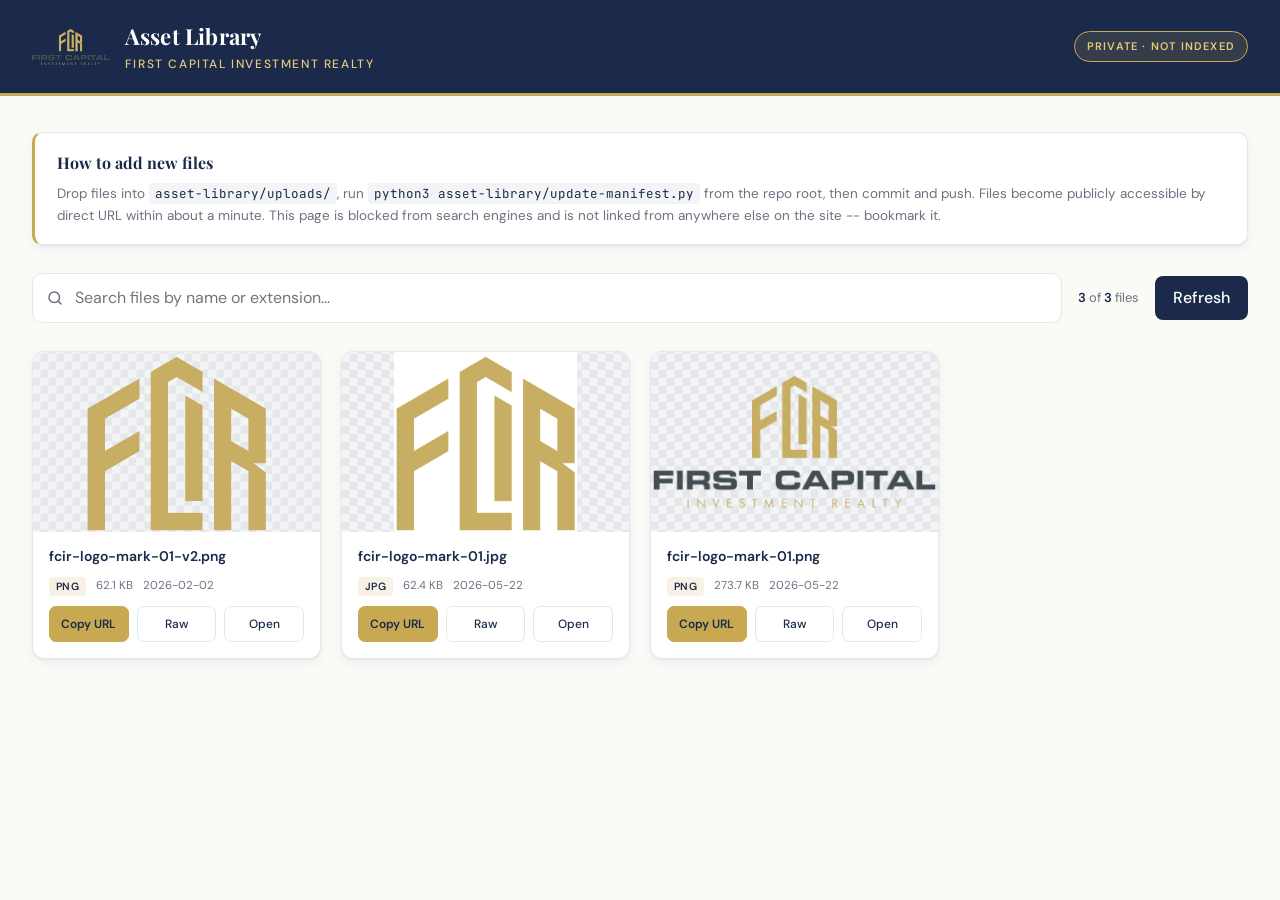
<file: asset-library/index.html>
<!DOCTYPE html>
<html lang="en">
<head>
  <meta charset="UTF-8">
  <meta name="viewport" content="width=device-width, initial-scale=1.0">
  <meta name="robots" content="noindex, nofollow">
  <title>Asset Library &mdash; First Capital Investment Realty</title>
  <link rel="icon" type="image/png" href="../fcir-logo.png">
  <link rel="preconnect" href="https://fonts.googleapis.com">
  <link rel="preconnect" href="https://fonts.gstatic.com" crossorigin>
  <link href="https://fonts.googleapis.com/css2?family=DM+Sans:wght@400;500;600;700&family=Playfair+Display:wght@600;700&family=JetBrains+Mono:wght@400;500&display=swap" rel="stylesheet">
  <style>
    :root {
      --navy: #1B2A4A;
      --navy-deep: #0F1B33;
      --gold: #C8A951;
      --gold-light: #E5C97C;
      --ink: #1F2937;
      --muted: #6B7280;
      --line: #E5E7EB;
      --bg: #FAFAF7;
      --surface: #FFFFFF;
      --shadow: 0 1px 2px rgba(15, 27, 51, 0.06), 0 4px 12px rgba(15, 27, 51, 0.05);
    }
    * { box-sizing: border-box; margin: 0; padding: 0; }
    html, body { height: 100%; }
    body {
      font-family: 'DM Sans', system-ui, sans-serif;
      color: var(--ink);
      background: var(--bg);
      line-height: 1.5;
      -webkit-font-smoothing: antialiased;
    }
    .topbar {
      background: var(--navy);
      color: #fff;
      padding: 20px 32px;
      display: flex;
      align-items: center;
      gap: 16px;
      border-bottom: 3px solid var(--gold);
    }
    .topbar img { height: 36px; width: auto; }
    .topbar .titles { display: flex; flex-direction: column; gap: 2px; }
    .topbar h1 {
      font-family: 'Playfair Display', serif;
      font-size: 22px;
      font-weight: 700;
      letter-spacing: 0.2px;
    }
    .topbar .subtitle {
      font-size: 12px;
      color: var(--gold-light);
      text-transform: uppercase;
      letter-spacing: 1.6px;
      font-weight: 500;
    }
    .topbar .badge {
      margin-left: auto;
      background: rgba(200, 169, 81, 0.15);
      color: var(--gold-light);
      border: 1px solid var(--gold);
      padding: 6px 12px;
      border-radius: 999px;
      font-size: 11px;
      letter-spacing: 1.2px;
      text-transform: uppercase;
      font-weight: 600;
    }
    main { max-width: 1280px; margin: 0 auto; padding: 36px 32px 80px; }

    .toolbar {
      display: flex;
      flex-wrap: wrap;
      gap: 16px;
      align-items: center;
      margin-bottom: 28px;
    }
    .search {
      flex: 1;
      min-width: 240px;
      position: relative;
    }
    .search input {
      width: 100%;
      padding: 12px 16px 12px 42px;
      border: 1px solid var(--line);
      border-radius: 10px;
      background: var(--surface);
      font: inherit;
      color: var(--ink);
      transition: border-color 120ms, box-shadow 120ms;
    }
    .search input:focus {
      outline: none;
      border-color: var(--gold);
      box-shadow: 0 0 0 3px rgba(200, 169, 81, 0.18);
    }
    .search svg {
      position: absolute;
      left: 14px;
      top: 50%;
      transform: translateY(-50%);
      width: 18px;
      height: 18px;
      color: var(--muted);
    }
    .stats {
      font-size: 13px;
      color: var(--muted);
    }
    .stats strong { color: var(--navy); font-weight: 600; }
    .refresh-btn {
      background: var(--navy);
      color: #fff;
      border: none;
      padding: 10px 18px;
      border-radius: 8px;
      font: inherit;
      font-weight: 500;
      cursor: pointer;
      transition: background 120ms;
    }
    .refresh-btn:hover { background: var(--navy-deep); }

    .upload-help {
      background: var(--surface);
      border: 1px solid var(--line);
      border-left: 3px solid var(--gold);
      border-radius: 10px;
      padding: 18px 22px;
      margin-bottom: 28px;
      box-shadow: var(--shadow);
    }
    .upload-help h2 {
      font-family: 'Playfair Display', serif;
      font-size: 16px;
      font-weight: 700;
      margin-bottom: 8px;
      color: var(--navy);
    }
    .upload-help p { font-size: 13.5px; color: var(--muted); line-height: 1.6; }
    .upload-help code {
      font-family: 'JetBrains Mono', monospace;
      background: #F3F4F6;
      padding: 2px 6px;
      border-radius: 4px;
      font-size: 12.5px;
      color: var(--navy);
    }

    .grid {
      display: grid;
      grid-template-columns: repeat(auto-fill, minmax(280px, 1fr));
      gap: 20px;
    }
    .card {
      background: var(--surface);
      border: 1px solid var(--line);
      border-radius: 12px;
      overflow: hidden;
      box-shadow: var(--shadow);
      transition: transform 150ms, box-shadow 150ms;
      display: flex;
      flex-direction: column;
    }
    .card:hover {
      transform: translateY(-2px);
      box-shadow: 0 8px 24px rgba(15, 27, 51, 0.08);
    }
    .preview {
      width: 100%;
      aspect-ratio: 16 / 10;
      background:
        repeating-conic-gradient(#F3F4F6 0% 25%, #E5E7EB 0% 50%) 50% / 16px 16px;
      display: flex;
      align-items: center;
      justify-content: center;
      overflow: hidden;
      cursor: zoom-in;
    }
    .preview img {
      max-width: 100%;
      max-height: 100%;
      object-fit: contain;
    }
    .preview .placeholder {
      font-family: 'JetBrains Mono', monospace;
      font-size: 26px;
      font-weight: 600;
      color: var(--navy);
      letter-spacing: 1.5px;
    }
    .card-body { padding: 14px 16px 16px; flex: 1; display: flex; flex-direction: column; gap: 10px; }
    .card-name {
      font-size: 14px;
      font-weight: 600;
      color: var(--navy);
      word-break: break-all;
    }
    .meta {
      display: flex;
      gap: 10px;
      font-size: 11.5px;
      color: var(--muted);
      flex-wrap: wrap;
    }
    .meta .ext {
      background: rgba(200, 169, 81, 0.15);
      color: var(--navy);
      padding: 2px 7px;
      border-radius: 4px;
      font-weight: 600;
      letter-spacing: 0.4px;
      text-transform: uppercase;
      font-size: 10.5px;
    }
    .btn-row { display: flex; gap: 8px; margin-top: auto; }
    .btn {
      flex: 1;
      padding: 8px 10px;
      font-size: 12px;
      font-weight: 500;
      border-radius: 7px;
      border: 1px solid var(--line);
      background: #fff;
      color: var(--navy);
      cursor: pointer;
      font-family: inherit;
      transition: background 120ms, border-color 120ms, color 120ms;
    }
    .btn:hover { background: var(--navy); color: #fff; border-color: var(--navy); }
    .btn.primary {
      background: var(--gold);
      border-color: var(--gold);
      color: var(--navy);
      font-weight: 600;
    }
    .btn.primary:hover { background: var(--gold-light); border-color: var(--gold-light); }
    .btn.copied {
      background: #166534 !important;
      border-color: #166534 !important;
      color: #fff !important;
    }

    .empty {
      text-align: center;
      padding: 80px 20px;
      color: var(--muted);
    }
    .empty h3 {
      font-family: 'Playfair Display', serif;
      color: var(--navy);
      font-size: 22px;
      margin-bottom: 8px;
    }

    /* Lightbox */
    .lightbox {
      position: fixed;
      inset: 0;
      background: rgba(15, 27, 51, 0.92);
      display: none;
      align-items: center;
      justify-content: center;
      z-index: 100;
      padding: 32px;
    }
    .lightbox.open { display: flex; }
    .lightbox img { max-width: 100%; max-height: 100%; object-fit: contain; box-shadow: 0 20px 60px rgba(0,0,0,0.4); }
    .lightbox .close {
      position: absolute;
      top: 20px;
      right: 24px;
      color: #fff;
      background: none;
      border: none;
      font-size: 32px;
      cursor: pointer;
      line-height: 1;
    }

    .toast {
      position: fixed;
      bottom: 32px;
      left: 50%;
      transform: translateX(-50%) translateY(80px);
      background: var(--navy);
      color: #fff;
      padding: 12px 22px;
      border-radius: 8px;
      font-size: 14px;
      font-weight: 500;
      box-shadow: 0 12px 32px rgba(0,0,0,0.25);
      border-left: 3px solid var(--gold);
      opacity: 0;
      pointer-events: none;
      transition: opacity 180ms, transform 180ms;
      z-index: 200;
    }
    .toast.show {
      opacity: 1;
      transform: translateX(-50%) translateY(0);
    }

    @media (max-width: 600px) {
      .topbar { padding: 16px 20px; }
      .topbar h1 { font-size: 18px; }
      main { padding: 24px 20px 60px; }
    }
  </style>
</head>
<body>

<header class="topbar">
  <img src="../fcir-logo.png" alt="FCIR">
  <div class="titles">
    <h1>Asset Library</h1>
    <span class="subtitle">First Capital Investment Realty</span>
  </div>
  <span class="badge">Private &middot; Not Indexed</span>
</header>

<main>

  <div class="upload-help">
    <h2>How to add new files</h2>
    <p>
      Drop files into <code>asset-library/uploads/</code>, run
      <code>python3 asset-library/update-manifest.py</code> from the repo root, then commit and push.
      Files become publicly accessible by direct URL within about a minute. This page is blocked from
      search engines and is not linked from anywhere else on the site -- bookmark it.
    </p>
  </div>

  <div class="toolbar">
    <div class="search">
      <svg fill="none" stroke="currentColor" viewBox="0 0 24 24"><circle cx="11" cy="11" r="7" stroke-width="2"/><path stroke-width="2" stroke-linecap="round" d="m20 20-3.5-3.5"/></svg>
      <input id="search" type="search" placeholder="Search files by name or extension...">
    </div>
    <span class="stats" id="stats">Loading...</span>
    <button class="refresh-btn" id="refresh">Refresh</button>
  </div>

  <div class="grid" id="grid"></div>

  <div class="empty" id="empty" style="display:none;">
    <h3>No files yet</h3>
    <p>Drop files into <code>asset-library/uploads/</code> to get started.</p>
  </div>

</main>

<div class="lightbox" id="lightbox" onclick="closeLightbox(event)">
  <button class="close" onclick="closeLightbox(event)">&times;</button>
  <img id="lightboxImg" alt="">
</div>

<div class="toast" id="toast">Copied to clipboard</div>

<script>
  const BASE_LIVE = "https://firstcapinvestment.com/asset-library/uploads/";
  const BASE_RAW  = "https://raw.githubusercontent.com/Farhadnavazi/firstcapinvestment-site/main/asset-library/uploads/";
  const BASE_LOCAL = "uploads/";

  let allFiles = [];

  function formatSize(bytes) {
    if (bytes < 1024) return bytes + " B";
    if (bytes < 1024 * 1024) return (bytes / 1024).toFixed(1) + " KB";
    return (bytes / 1024 / 1024).toFixed(2) + " MB";
  }

  function showToast(msg) {
    const t = document.getElementById("toast");
    t.textContent = msg;
    t.classList.add("show");
    clearTimeout(window.__toastTimer);
    window.__toastTimer = setTimeout(() => t.classList.remove("show"), 1600);
  }

  async function copyText(text, btn, label) {
    try {
      await navigator.clipboard.writeText(text);
      const original = btn.textContent;
      btn.textContent = "Copied";
      btn.classList.add("copied");
      showToast(label + " copied");
      setTimeout(() => {
        btn.textContent = original;
        btn.classList.remove("copied");
      }, 1300);
    } catch (e) {
      showToast("Copy failed -- select the URL manually");
    }
  }

  function openLightbox(src) {
    document.getElementById("lightboxImg").src = src;
    document.getElementById("lightbox").classList.add("open");
  }
  function closeLightbox(e) {
    if (e.target.id === "lightbox" || e.target.classList.contains("close")) {
      document.getElementById("lightbox").classList.remove("open");
    }
  }

  function renderCard(file) {
    const liveUrl = BASE_LIVE + encodeURIComponent(file.name);
    const rawUrl = BASE_RAW + encodeURIComponent(file.name);
    const localUrl = BASE_LOCAL + encodeURIComponent(file.name);

    const card = document.createElement("article");
    card.className = "card";
    card.dataset.name = file.name.toLowerCase();
    card.dataset.ext = file.ext;

    const preview = document.createElement("div");
    preview.className = "preview";
    if (file.is_image) {
      const img = document.createElement("img");
      img.src = localUrl;
      img.alt = file.name;
      img.loading = "lazy";
      preview.appendChild(img);
      preview.addEventListener("click", () => openLightbox(localUrl));
    } else {
      const ph = document.createElement("div");
      ph.className = "placeholder";
      ph.textContent = "." + file.ext.toUpperCase();
      preview.appendChild(ph);
    }

    const body = document.createElement("div");
    body.className = "card-body";
    body.innerHTML = `
      <div class="card-name">${file.name}</div>
      <div class="meta">
        <span class="ext">${file.ext}</span>
        <span>${formatSize(file.size)}</span>
        <span>${file.modified}</span>
      </div>
      <div class="btn-row">
        <button class="btn primary" data-copy="${liveUrl}" data-label="Live URL">Copy URL</button>
        <button class="btn" data-copy="${rawUrl}" data-label="Raw GitHub URL">Raw</button>
        <a class="btn" href="${localUrl}" target="_blank" rel="noopener" style="display:flex;align-items:center;justify-content:center;text-decoration:none;">Open</a>
      </div>
    `;
    card.appendChild(preview);
    card.appendChild(body);

    body.querySelectorAll("button[data-copy]").forEach(b => {
      b.addEventListener("click", () => copyText(b.dataset.copy, b, b.dataset.label));
    });

    return card;
  }

  function render(files) {
    const grid = document.getElementById("grid");
    const empty = document.getElementById("empty");
    grid.innerHTML = "";
    if (!files.length) {
      empty.style.display = "block";
    } else {
      empty.style.display = "none";
      files.forEach(f => grid.appendChild(renderCard(f)));
    }
  }

  function applyFilter() {
    const q = document.getElementById("search").value.trim().toLowerCase();
    const filtered = !q ? allFiles : allFiles.filter(f =>
      f.name.toLowerCase().includes(q) || f.ext.includes(q)
    );
    render(filtered);
    document.getElementById("stats").innerHTML =
      `<strong>${filtered.length}</strong> of <strong>${allFiles.length}</strong> file${allFiles.length === 1 ? "" : "s"}`;
  }

  async function loadManifest() {
    try {
      const res = await fetch("manifest.json?_=" + Date.now());
      if (!res.ok) throw new Error("manifest fetch failed");
      const data = await res.json();
      allFiles = data.files || [];
      applyFilter();
    } catch (e) {
      document.getElementById("stats").textContent = "Could not load manifest.json";
      console.error(e);
    }
  }

  document.getElementById("search").addEventListener("input", applyFilter);
  document.getElementById("refresh").addEventListener("click", loadManifest);
  document.addEventListener("keydown", (e) => {
    if (e.key === "Escape") document.getElementById("lightbox").classList.remove("open");
  });

  loadManifest();
</script>

</body>
</html>
</file>
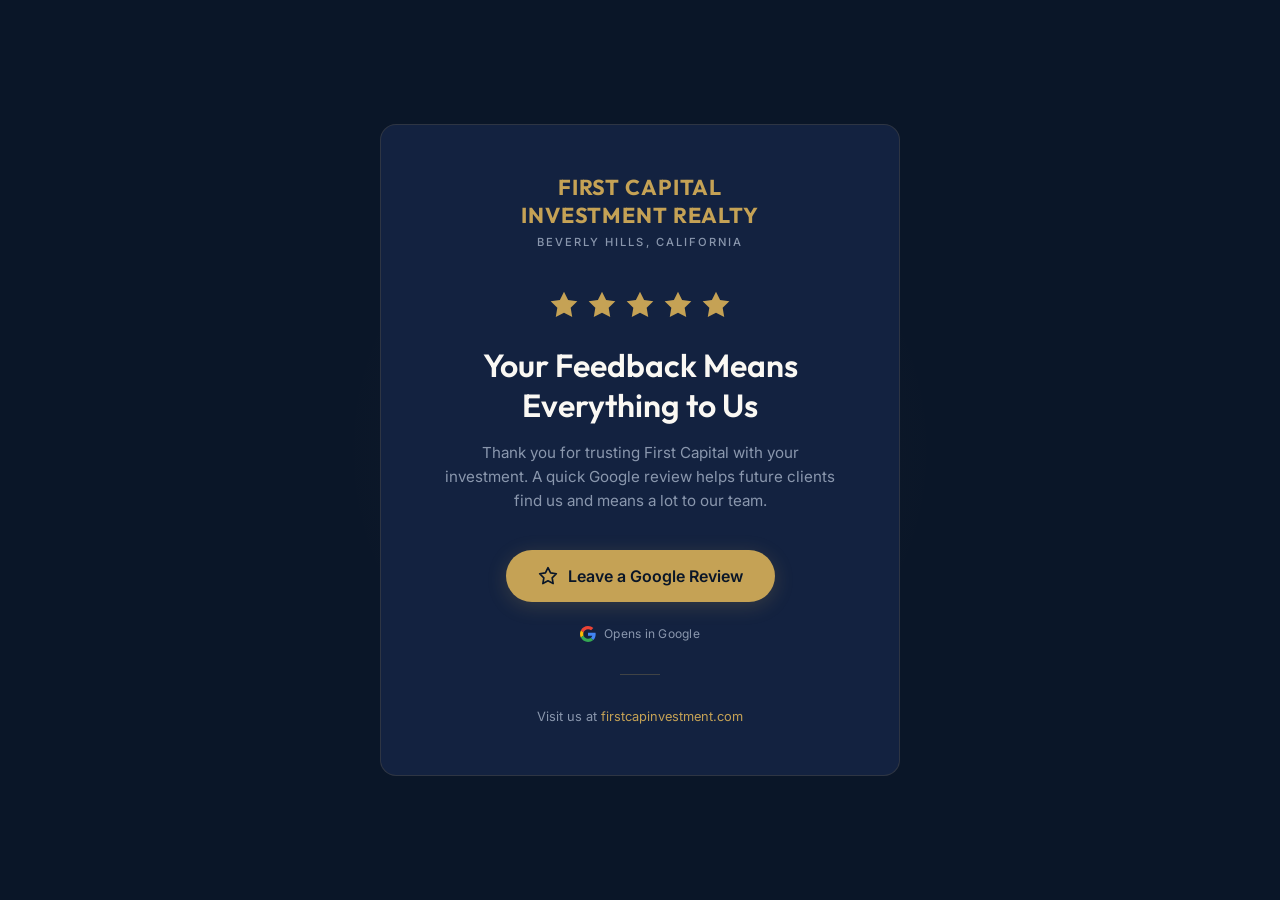
<file: review.html>
<!DOCTYPE html>
<html lang="en">
<head>

<meta charset="UTF-8">
<meta name="viewport" content="width=device-width, initial-scale=1.0">
<title>Leave a Review — First Capital Investment Realty</title>
<meta name="description" content="Share your experience with First Capital Investment Realty. Your feedback helps us serve our clients better.">
<meta property="og:title" content="Leave a Review — First Capital Investment Realty">
<meta property="og:description" content="Share your experience with First Capital Investment Realty. Your feedback helps us serve our clients better.">
<meta property="og:type" content="website">
<link rel="preconnect" href="https://fonts.googleapis.com">
<link rel="preconnect" href="https://fonts.gstatic.com" crossorigin>
<link href="https://fonts.googleapis.com/css2?family=Outfit:wght@300;400;500;600;700;800&family=Inter:ital,opsz,wght@0,14..32,300;0,14..32,400;0,14..32,500;0,14..32,600;0,14..32,700;1,14..32,400&display=swap" rel="stylesheet">
<style>
  *, *::before, *::after { box-sizing: border-box; margin: 0; padding: 0; }

  :root {
    --navy: #0a1628;
    --navy-light: #132240;
    --gold: #c5a255;
    --gold-light: #d4b76e;
    --gold-dark: #a88a3e;
    --cream: #faf8f3;
    --text-primary: #f0ede5;
    --text-muted: #8a97ad;
    --font-display: 'Outfit', -apple-system, BlinkMacSystemFont, sans-serif;
    --font-body: 'Inter', -apple-system, BlinkMacSystemFont, sans-serif;
  }

  html {
    -webkit-font-smoothing: antialiased;
    -moz-osx-font-smoothing: grayscale;
    text-rendering: optimizeLegibility;
  }

  body {
    min-height: 100dvh;
    font-family: var(--font-body);
    color: var(--text-primary);
    background: var(--navy);
    display: flex;
    flex-direction: column;
    align-items: center;
    justify-content: center;
    padding: 2rem 1.25rem;
    position: relative;
    overflow: hidden;
  }

  /* Subtle radial glow behind card */
  body::before {
    content: '';
    position: absolute;
    top: 50%;
    left: 50%;
    transform: translate(-50%, -50%);
    width: 600px;
    height: 600px;
    background: radial-gradient(circle, rgba(197, 162, 85, 0.06) 0%, transparent 70%);
    pointer-events: none;
  }

  .card {
    max-width: 520px;
    width: 100%;
    background: var(--navy-light);
    border: 1px solid rgba(197, 162, 85, 0.15);
    border-radius: 16px;
    padding: 3rem 2.5rem;
    text-align: center;
    position: relative;
    z-index: 1;
  }

  .logo-text {
    font-family: var(--font-display);
    font-weight: 700;
    font-size: clamp(1.1rem, 0.9rem + 0.8vw, 1.35rem);
    color: var(--gold);
    letter-spacing: 0.04em;
    text-transform: uppercase;
    line-height: 1.3;
    margin-bottom: 0.35rem;
  }

  .logo-sub {
    font-family: var(--font-body);
    font-size: 0.7rem;
    font-weight: 500;
    letter-spacing: 0.18em;
    text-transform: uppercase;
    color: var(--text-muted);
    margin-bottom: 2.5rem;
  }

  .stars {
    display: flex;
    justify-content: center;
    gap: 6px;
    margin-bottom: 1.5rem;
  }

  .stars svg {
    width: 32px;
    height: 32px;
    fill: var(--gold);
    opacity: 0;
    animation: starPop 0.35s ease forwards;
  }

  .stars svg:nth-child(1) { animation-delay: 0.1s; }
  .stars svg:nth-child(2) { animation-delay: 0.2s; }
  .stars svg:nth-child(3) { animation-delay: 0.3s; }
  .stars svg:nth-child(4) { animation-delay: 0.4s; }
  .stars svg:nth-child(5) { animation-delay: 0.5s; }

  @keyframes starPop {
    0% { opacity: 0; transform: scale(0.5) rotate(-15deg); }
    60% { transform: scale(1.15) rotate(3deg); }
    100% { opacity: 1; transform: scale(1) rotate(0); }
  }

  h1 {
    font-family: var(--font-display);
    font-weight: 600;
    font-size: clamp(1.5rem, 1.2rem + 1.2vw, 2rem);
    color: var(--cream);
    line-height: 1.25;
    margin-bottom: 1rem;
  }

  .subtitle {
    font-size: 0.95rem;
    color: var(--text-muted);
    line-height: 1.6;
    max-width: 400px;
    margin: 0 auto 2.25rem;
  }

  .review-btn {
    display: inline-flex;
    align-items: center;
    gap: 10px;
    background: var(--gold);
    color: var(--navy);
    font-family: var(--font-body);
    font-weight: 600;
    font-size: 1rem;
    padding: 1rem 2rem;
    border-radius: 50px;
    text-decoration: none;
    border: none;
    cursor: pointer;
    transition: all 0.25s cubic-bezier(0.16, 1, 0.3, 1);
    box-shadow: 0 4px 20px rgba(197, 162, 85, 0.2);
  }

  .review-btn:hover {
    background: var(--gold-light);
    transform: translateY(-2px);
    box-shadow: 0 8px 30px rgba(197, 162, 85, 0.3);
  }

  .review-btn:active {
    transform: translateY(0);
  }

  .review-btn svg {
    width: 20px;
    height: 20px;
    flex-shrink: 0;
  }

  .google-icon {
    display: flex;
    align-items: center;
    gap: 8px;
    justify-content: center;
    margin-top: 1.5rem;
    font-size: 0.75rem;
    color: var(--text-muted);
    letter-spacing: 0.02em;
  }

  .google-icon svg {
    width: 16px;
    height: 16px;
  }

  .divider {
    width: 40px;
    height: 1px;
    background: rgba(197, 162, 85, 0.25);
    margin: 2rem auto;
  }

  .thank-you {
    font-size: 0.8rem;
    color: var(--text-muted);
    line-height: 1.6;
  }

  .thank-you a {
    color: var(--gold);
    text-decoration: none;
  }

  .thank-you a:hover {
    text-decoration: underline;
  }

  footer {
    margin-top: 2rem;
    font-size: 0.7rem;
    color: rgba(138, 151, 173, 0.4);
    text-align: center;
    position: relative;
    z-index: 1;
  }

  footer a {
    color: rgba(138, 151, 173, 0.4);
    text-decoration: none;
  }

  footer a:hover {
    color: rgba(138, 151, 173, 0.6);
  }

  @media (max-width: 480px) {
    .card {
      padding: 2.25rem 1.5rem;
      border-radius: 12px;
    }
    .review-btn {
      width: 100%;
      justify-content: center;
      padding: 0.95rem 1.75rem;
    }
  }
</style>
</head>
<body>

<div class="card">
  <div class="logo-text">First Capital<br>Investment Realty</div>
  <div class="logo-sub">Beverly Hills, California</div>

  <div class="stars" aria-label="5 star rating">
    <svg viewBox="0 0 24 24" aria-hidden="true"><path d="M12 2l3.09 6.26L22 9.27l-5 4.87 1.18 6.88L12 17.77l-6.18 3.25L7 14.14 2 9.27l6.91-1.01L12 2z"/></svg>
    <svg viewBox="0 0 24 24" aria-hidden="true"><path d="M12 2l3.09 6.26L22 9.27l-5 4.87 1.18 6.88L12 17.77l-6.18 3.25L7 14.14 2 9.27l6.91-1.01L12 2z"/></svg>
    <svg viewBox="0 0 24 24" aria-hidden="true"><path d="M12 2l3.09 6.26L22 9.27l-5 4.87 1.18 6.88L12 17.77l-6.18 3.25L7 14.14 2 9.27l6.91-1.01L12 2z"/></svg>
    <svg viewBox="0 0 24 24" aria-hidden="true"><path d="M12 2l3.09 6.26L22 9.27l-5 4.87 1.18 6.88L12 17.77l-6.18 3.25L7 14.14 2 9.27l6.91-1.01L12 2z"/></svg>
    <svg viewBox="0 0 24 24" aria-hidden="true"><path d="M12 2l3.09 6.26L22 9.27l-5 4.87 1.18 6.88L12 17.77l-6.18 3.25L7 14.14 2 9.27l6.91-1.01L12 2z"/></svg>
  </div>

  <h1>Your Feedback Means<br>Everything to Us</h1>

  <p class="subtitle">Thank you for trusting First Capital with your investment. A quick Google review helps future clients find us and means a lot to our team.</p>

  <a href="https://search.google.com/local/writereview?placeid=ChIJSZ7ig1y5woARiJRBZuUuQNo" target="_blank" rel="noopener noreferrer" class="review-btn">
    <svg viewBox="0 0 24 24" fill="none" stroke="currentColor" stroke-width="2" stroke-linecap="round" stroke-linejoin="round"><path d="M12 2l3.09 6.26L22 9.27l-5 4.87 1.18 6.88L12 17.77l-6.18 3.25L7 14.14 2 9.27l6.91-1.01L12 2z"/></svg>
    Leave a Google Review
  </a>

  <div class="google-icon">
    <svg viewBox="0 0 48 48">
      <path fill="#EA4335" d="M24 9.5c3.54 0 6.71 1.22 9.21 3.6l6.85-6.85C35.9 2.38 30.47 0 24 0 14.62 0 6.51 5.38 2.56 13.22l7.98 6.19C12.43 13.72 17.74 9.5 24 9.5z"/>
      <path fill="#4285F4" d="M46.98 24.55c0-1.57-.15-3.09-.38-4.55H24v9.02h12.94c-.58 2.96-2.26 5.48-4.78 7.18l7.73 6c4.51-4.18 7.09-10.36 7.09-17.65z"/>
      <path fill="#FBBC05" d="M10.53 28.59c-.48-1.45-.76-2.99-.76-4.59s.27-3.14.76-4.59l-7.98-6.19C.92 16.46 0 20.12 0 24c0 3.88.92 7.54 2.56 10.78l7.97-6.19z"/>
      <path fill="#34A853" d="M24 48c6.48 0 11.93-2.13 15.89-5.81l-7.73-6c-2.15 1.45-4.92 2.3-8.16 2.3-6.26 0-11.57-4.22-13.47-9.91l-7.98 6.19C6.51 42.62 14.62 48 24 48z"/>
      <path fill="none" d="M0 0h48v48H0z"/>
    </svg>
    Opens in Google
  </div>

  <div class="divider"></div>

  <p class="thank-you">
    Visit us at <a href="https://www.firstcapinvestment.com" target="_blank" rel="noopener noreferrer">firstcapinvestment.com</a>
  </p>
</div>


</body>
</html>
</file>
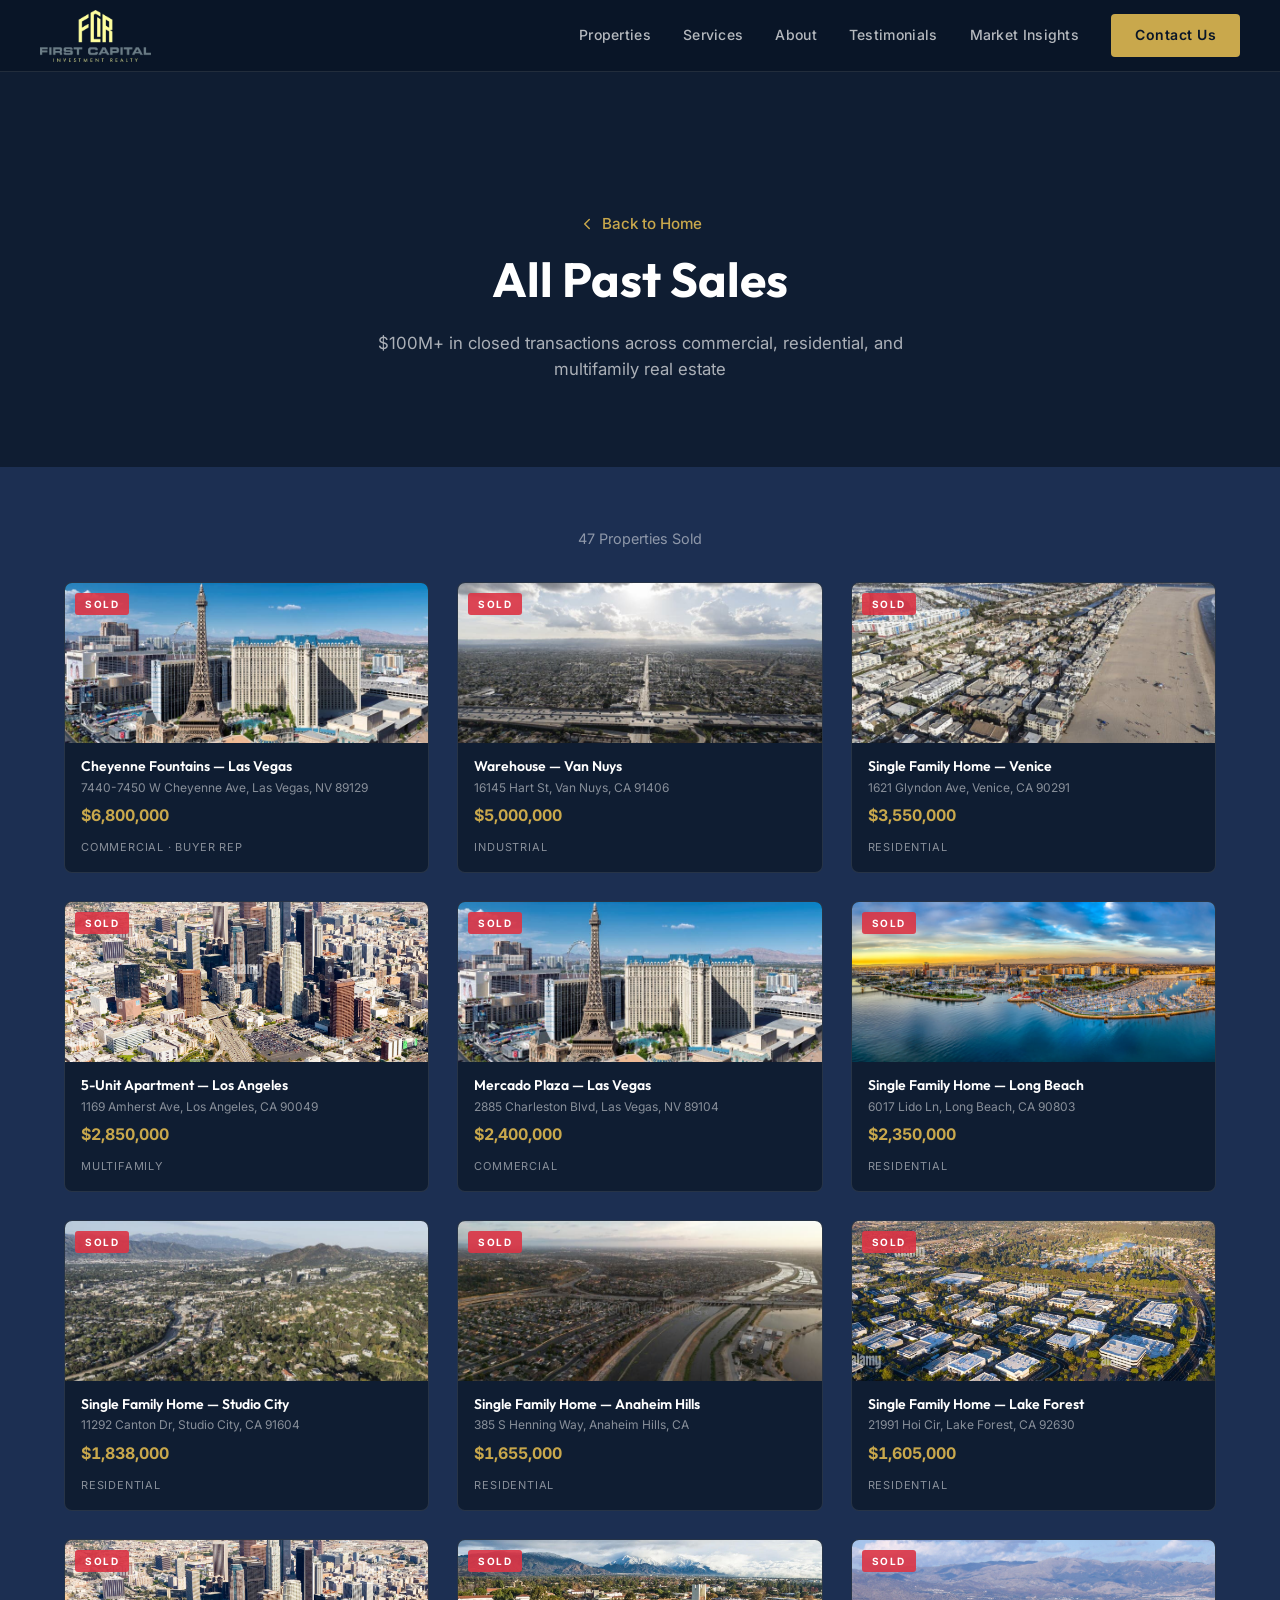
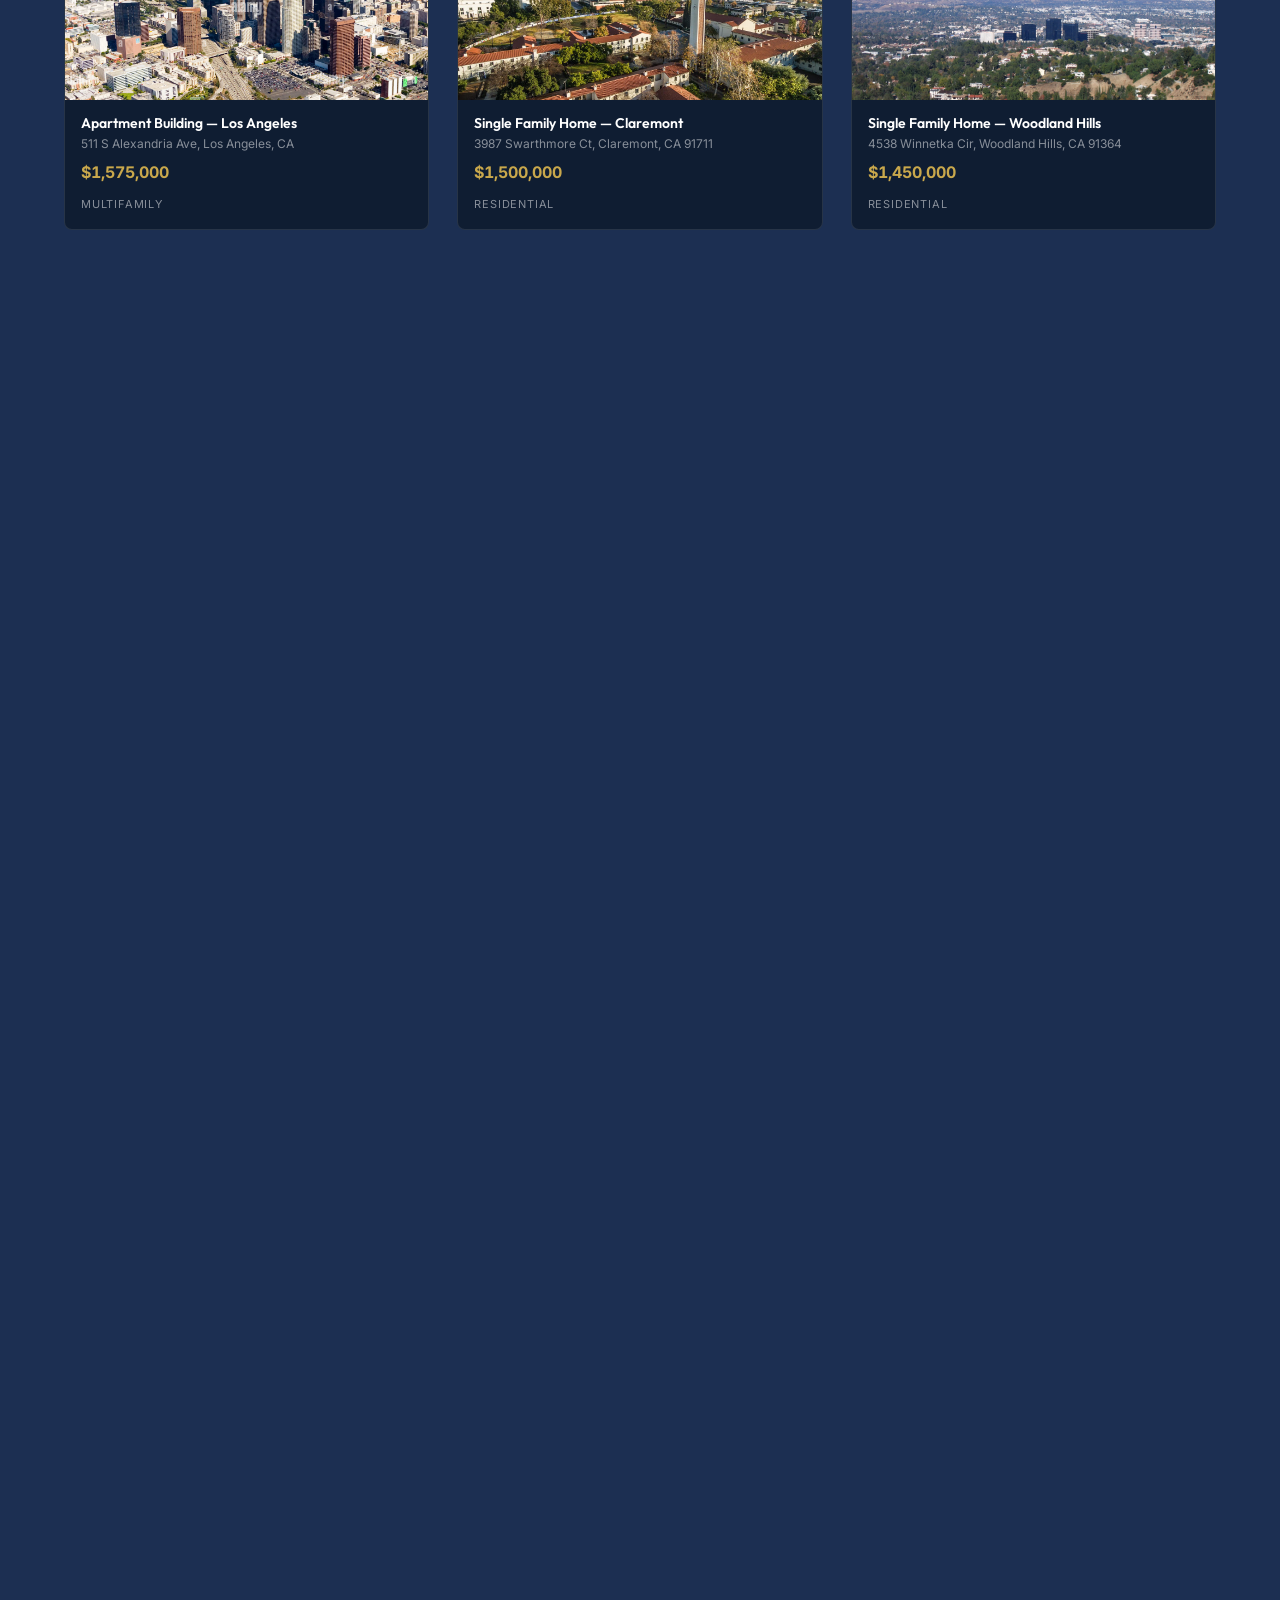
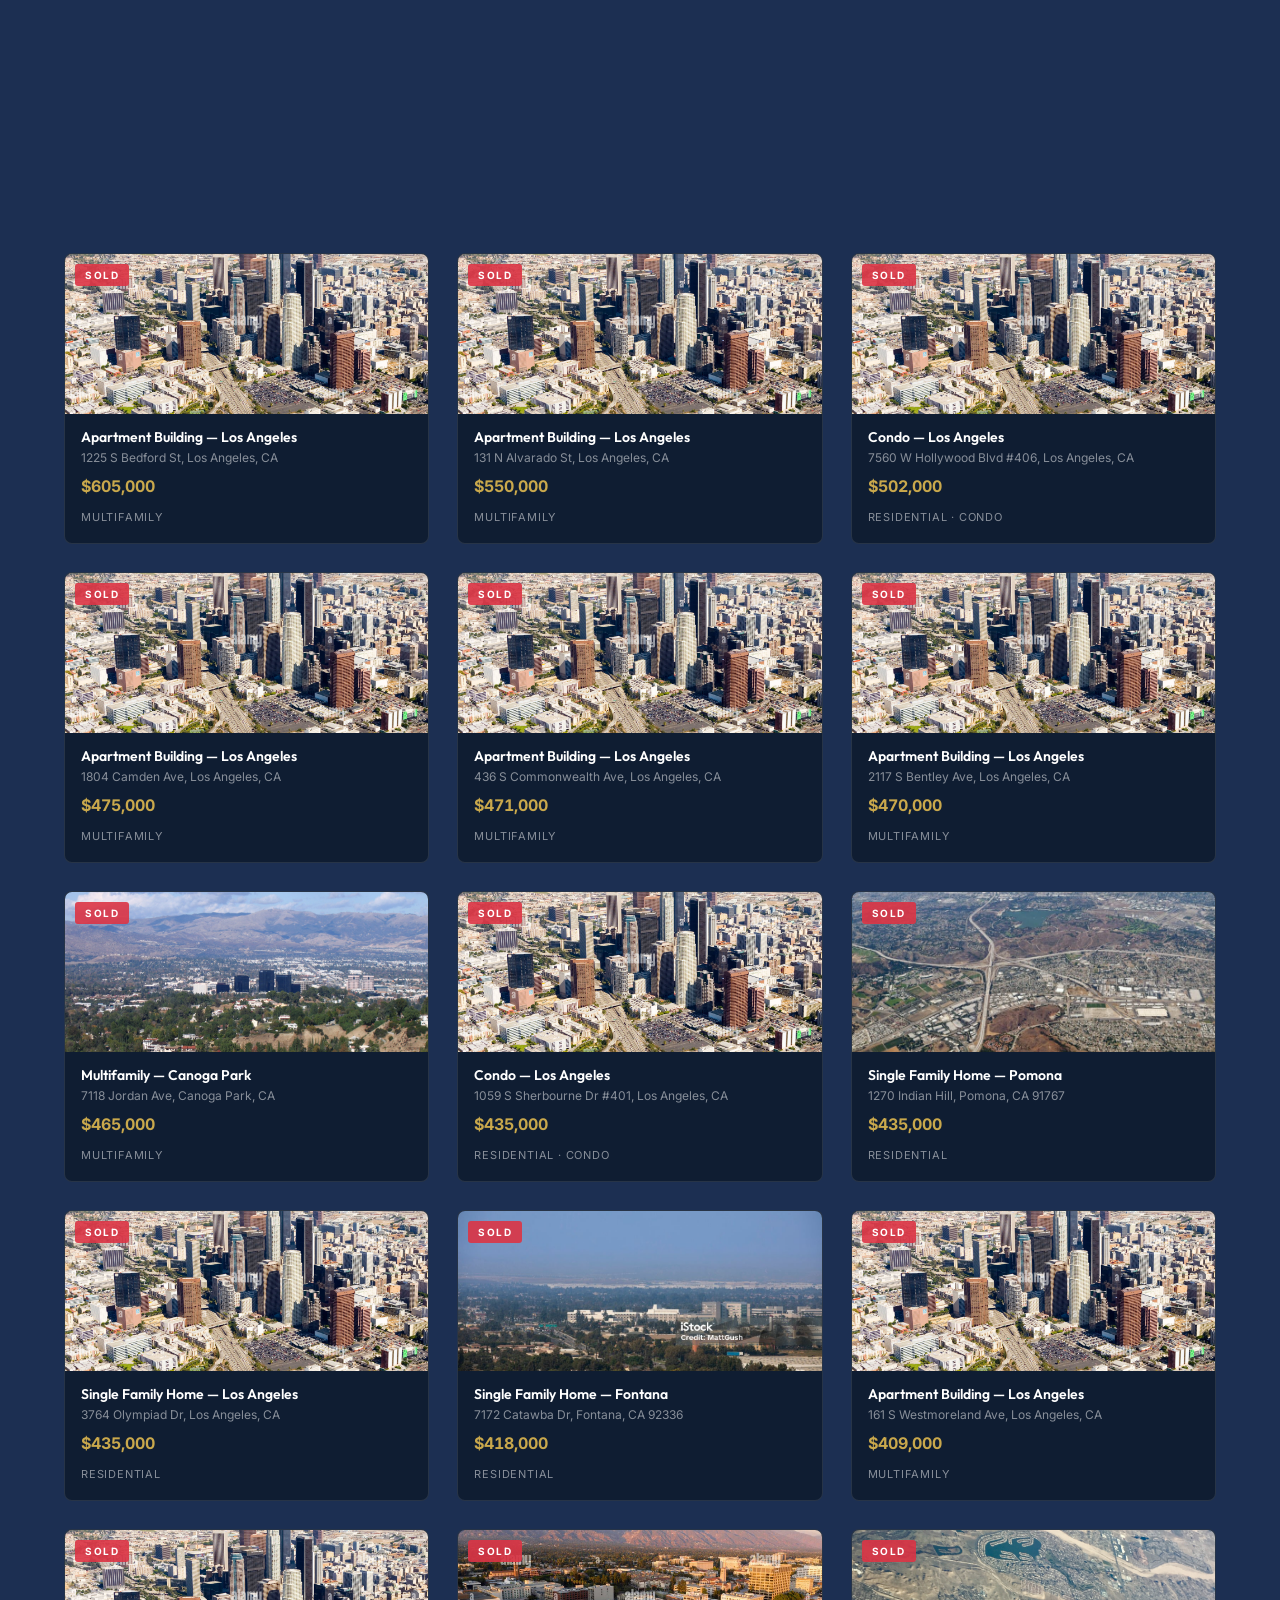
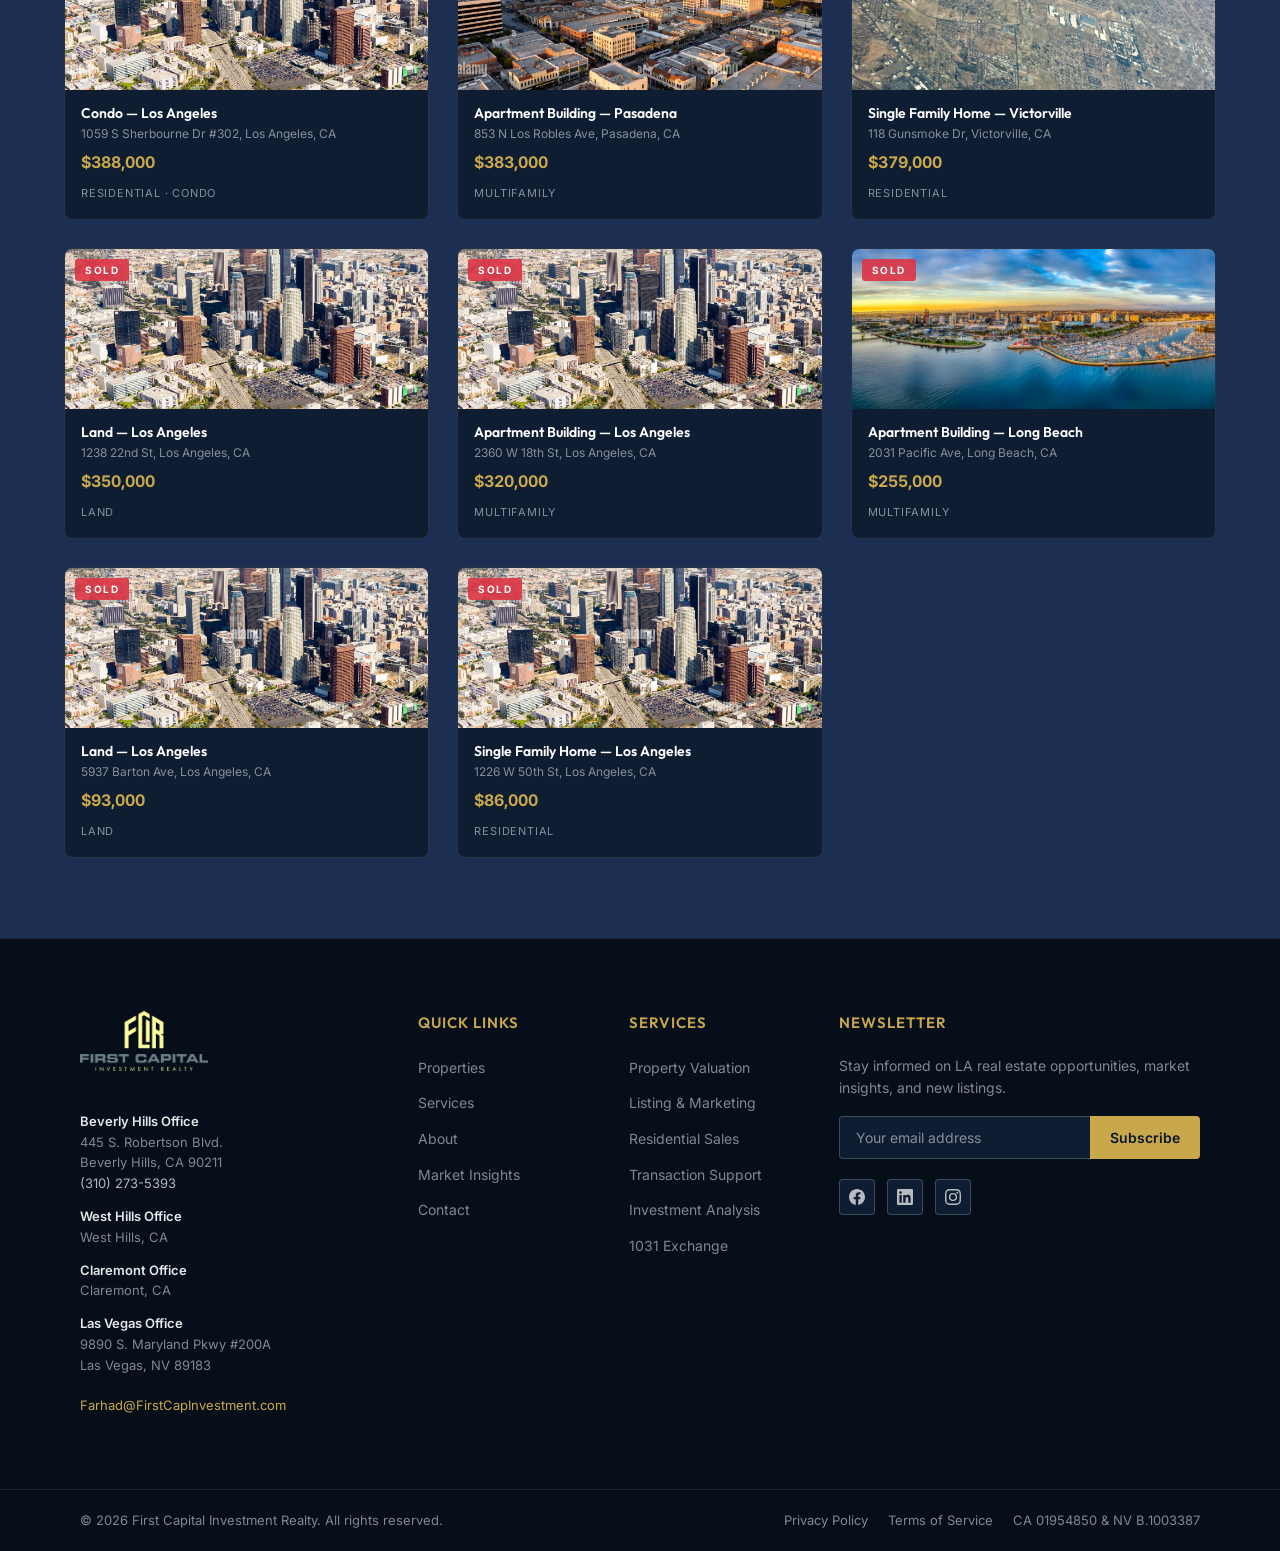
<file: sales.html>
<!DOCTYPE html>
<html lang="en">
<head>


<meta charset="UTF-8">
<meta name="viewport" content="width=device-width, initial-scale=1.0">
<title>All Past Sales — First Capital Investment Realty</title>
<meta name="description" content="Browse all past sales by First Capital Investment Realty — $100M+ in closed commercial and residential real estate transactions across Los Angeles and Southern California.">

<link rel="preconnect" href="https://fonts.googleapis.com">
<link rel="preconnect" href="https://fonts.gstatic.com" crossorigin>
<link href="https://fonts.googleapis.com/css2?family=Outfit:wght@300;400;500;600;700;800&family=Inter:ital,opsz,wght@0,14..32,300;0,14..32,400;0,14..32,500;0,14..32,600;0,14..32,700;1,14..32,400&display=swap" rel="stylesheet">

<link rel="stylesheet" href="./style.css">
<style>
  .sales-hero {
    padding: 140px 0 60px;
    background: var(--navy, #0a1628);
    text-align: center;
  }
  .sales-hero__title {
    font-family: 'Outfit', sans-serif;
    font-size: clamp(2rem, 5vw, 3rem);
    color: #fff;
    margin: 0 0 12px;
  }
  .sales-hero__subtitle {
    font-family: 'Inter', sans-serif;
    color: rgba(255,255,255,.65);
    font-size: 1.05rem;
    max-width: 600px;
    margin: 0 auto 24px;
  }
  .sales-hero__back {
    display: inline-flex;
    align-items: center;
    gap: 6px;
    color: var(--gold, #c9a84c);
    font-family: 'Inter', sans-serif;
    font-weight: 500;
    font-size: .95rem;
    text-decoration: none;
    transition: opacity .2s;
  }
  .sales-hero__back:hover { opacity: .75; }
  .sales-hero__back svg { width: 18px; height: 18px; }

  .sales-section {
    padding: 60px 0 80px;
    background: var(--navy-light, #0f1d33);
  }
  .sales-section .section-container {
    max-width: 1200px;
    margin: 0 auto;
    padding: 0 24px;
  }
  .sales-count {
    text-align: center;
    color: rgba(255,255,255,.5);
    font-family: 'Inter', sans-serif;
    font-size: .9rem;
    margin-bottom: 32px;
  }
</style>
</head>
<body>

<!-- Sticky Header -->
<header class="header" id="header">
  <div class="header__inner">
    <a href="./index.html" class="header__logo" aria-label="First Capital Investment Realty Home">
      <img src="./fcir-logo.png" alt="First Capital Investment Realty" class="header__logo-img">
    </a>
    <nav class="header__nav" id="mainNav" aria-label="Main navigation">
      <a href="./index.html#properties" class="header__link">Properties</a>
      <a href="./index.html#services" class="header__link">Services</a>
      <a href="./index.html#about" class="header__link">About</a>
      <a href="./index.html#testimonials" class="header__link">Testimonials</a>
      <a href="blog.html" class="header__link">Market Insights</a>
      <a href="./index.html#contact" class="header__link header__link--cta">Contact Us</a>
    </nav>
    <button class="header__burger" id="burgerBtn" aria-label="Open menu" aria-expanded="false">
      <span></span><span></span><span></span>
    </button>
  </div>
</header>

<!-- Mobile Nav Overlay -->
<div class="mobile-nav" id="mobileNav" aria-hidden="true">
  <nav class="mobile-nav__links">
    <a href="./index.html#properties" class="mobile-nav__link">Properties</a>
    <a href="./index.html#services" class="mobile-nav__link">Services</a>
    <a href="./index.html#about" class="mobile-nav__link">About</a>
    <a href="./index.html#testimonials" class="mobile-nav__link">Testimonials</a>
    <a href="blog.html" class="mobile-nav__link">Market Insights</a>
    <a href="./index.html#contact" class="mobile-nav__link mobile-nav__link--cta">Contact Us</a>
  </nav>
</div>

<!-- Sales Hero -->
<section class="sales-hero">
  <a href="./index.html#sold" class="sales-hero__back">
    <svg viewBox="0 0 24 24" fill="none" stroke="currentColor" stroke-width="2" stroke-linecap="round" stroke-linejoin="round"><polyline points="15 18 9 12 15 6"/></svg>
    Back to Home
  </a>
  <h1 class="sales-hero__title">All Past Sales</h1>
  <p class="sales-hero__subtitle">$100M+ in closed transactions across commercial, residential, and multifamily real estate</p>
</section>

<!-- All Sold Cards -->
<section class="sales-section">
  <div class="section-container">
    <p class="sales-count">47 Properties Sold</p>
    <div class="sold__grid">
      <div class="sold-card reveal">
        <div class="sold-card__image">
          <span class="sold-card__badge">SOLD</span>
          <img src="./sold-aerial-lasvegas.jpg" alt="Aerial view of Las Vegas" class="sold-card__photo" loading="lazy">
        </div>
        <div class="sold-card__body">
          <h3 class="sold-card__title">Cheyenne Fountains — Las Vegas</h3>
          <span class="sold-card__address">7440-7450 W Cheyenne Ave, Las Vegas, NV 89129</span>
          <span class="sold-card__price">$6,800,000</span>
          <span class="sold-card__type">Commercial · Buyer Rep</span>
        </div>
      </div>
      <div class="sold-card reveal">
        <div class="sold-card__image">
          <span class="sold-card__badge">SOLD</span>
          <img src="./sold-aerial-vannuys.jpg" alt="Aerial view of Van Nuys" class="sold-card__photo" loading="lazy">
        </div>
        <div class="sold-card__body">
          <h3 class="sold-card__title">Warehouse — Van Nuys</h3>
          <span class="sold-card__address">16145 Hart St, Van Nuys, CA 91406</span>
          <span class="sold-card__price">$5,000,000</span>
          <span class="sold-card__type">Industrial</span>
        </div>
      </div>
      <div class="sold-card reveal">
        <div class="sold-card__image">
          <span class="sold-card__badge">SOLD</span>
          <img src="./sold-aerial-venice.jpg" alt="Aerial view of Venice" class="sold-card__photo" loading="lazy">
        </div>
        <div class="sold-card__body">
          <h3 class="sold-card__title">Single Family Home — Venice</h3>
          <span class="sold-card__address">1621 Glyndon Ave, Venice, CA 90291</span>
          <span class="sold-card__price">$3,550,000</span>
          <span class="sold-card__type">Residential</span>
        </div>
      </div>
      <div class="sold-card reveal">
        <div class="sold-card__image">
          <span class="sold-card__badge">SOLD</span>
          <img src="./sold-aerial-losangeles.jpg" alt="Aerial view of Los Angeles" class="sold-card__photo" loading="lazy">
        </div>
        <div class="sold-card__body">
          <h3 class="sold-card__title">5-Unit Apartment — Los Angeles</h3>
          <span class="sold-card__address">1169 Amherst Ave, Los Angeles, CA 90049</span>
          <span class="sold-card__price">$2,850,000</span>
          <span class="sold-card__type">Multifamily</span>
        </div>
      </div>
      <div class="sold-card reveal">
        <div class="sold-card__image">
          <span class="sold-card__badge">SOLD</span>
          <img src="./sold-aerial-lasvegas.jpg" alt="Aerial view of Las Vegas" class="sold-card__photo" loading="lazy">
        </div>
        <div class="sold-card__body">
          <h3 class="sold-card__title">Mercado Plaza — Las Vegas</h3>
          <span class="sold-card__address">2885 Charleston Blvd, Las Vegas, NV 89104</span>
          <span class="sold-card__price">$2,400,000</span>
          <span class="sold-card__type">Commercial</span>
        </div>
      </div>
      <div class="sold-card reveal">
        <div class="sold-card__image">
          <span class="sold-card__badge">SOLD</span>
          <img src="./sold-aerial-longbeach.jpg" alt="Aerial view of Long Beach" class="sold-card__photo" loading="lazy">
        </div>
        <div class="sold-card__body">
          <h3 class="sold-card__title">Single Family Home — Long Beach</h3>
          <span class="sold-card__address">6017 Lido Ln, Long Beach, CA 90803</span>
          <span class="sold-card__price">$2,350,000</span>
          <span class="sold-card__type">Residential</span>
        </div>
      </div>
      <div class="sold-card reveal">
        <div class="sold-card__image">
          <span class="sold-card__badge">SOLD</span>
          <img src="./sold-aerial-studiocity.jpg" alt="Aerial view of Studio City" class="sold-card__photo" loading="lazy">
        </div>
        <div class="sold-card__body">
          <h3 class="sold-card__title">Single Family Home — Studio City</h3>
          <span class="sold-card__address">11292 Canton Dr, Studio City, CA 91604</span>
          <span class="sold-card__price">$1,838,000</span>
          <span class="sold-card__type">Residential</span>
        </div>
      </div>
      <div class="sold-card reveal">
        <div class="sold-card__image">
          <span class="sold-card__badge">SOLD</span>
          <img src="./sold-aerial-anaheimhills.jpg" alt="Aerial view of Anaheim Hills" class="sold-card__photo" loading="lazy">
        </div>
        <div class="sold-card__body">
          <h3 class="sold-card__title">Single Family Home — Anaheim Hills</h3>
          <span class="sold-card__address">385 S Henning Way, Anaheim Hills, CA</span>
          <span class="sold-card__price">$1,655,000</span>
          <span class="sold-card__type">Residential</span>
        </div>
      </div>
      <div class="sold-card reveal">
        <div class="sold-card__image">
          <span class="sold-card__badge">SOLD</span>
          <img src="./sold-aerial-lakeforest.jpg" alt="Aerial view of Lake Forest" class="sold-card__photo" loading="lazy">
        </div>
        <div class="sold-card__body">
          <h3 class="sold-card__title">Single Family Home — Lake Forest</h3>
          <span class="sold-card__address">21991 Hoi Cir, Lake Forest, CA 92630</span>
          <span class="sold-card__price">$1,605,000</span>
          <span class="sold-card__type">Residential</span>
        </div>
      </div>
      <div class="sold-card reveal">
        <div class="sold-card__image">
          <span class="sold-card__badge">SOLD</span>
          <img src="./sold-aerial-losangeles.jpg" alt="Aerial view of Los Angeles" class="sold-card__photo" loading="lazy">
        </div>
        <div class="sold-card__body">
          <h3 class="sold-card__title">Apartment Building — Los Angeles</h3>
          <span class="sold-card__address">511 S Alexandria Ave, Los Angeles, CA</span>
          <span class="sold-card__price">$1,575,000</span>
          <span class="sold-card__type">Multifamily</span>
        </div>
      </div>
      <div class="sold-card reveal">
        <div class="sold-card__image">
          <span class="sold-card__badge">SOLD</span>
          <img src="./sold-aerial-claremont.jpg" alt="Aerial view of Claremont" class="sold-card__photo" loading="lazy">
        </div>
        <div class="sold-card__body">
          <h3 class="sold-card__title">Single Family Home — Claremont</h3>
          <span class="sold-card__address">3987 Swarthmore Ct, Claremont, CA 91711</span>
          <span class="sold-card__price">$1,500,000</span>
          <span class="sold-card__type">Residential</span>
        </div>
      </div>
      <div class="sold-card reveal">
        <div class="sold-card__image">
          <span class="sold-card__badge">SOLD</span>
          <img src="./sold-aerial-woodlandhills.jpg" alt="Aerial view of Woodland Hills" class="sold-card__photo" loading="lazy">
        </div>
        <div class="sold-card__body">
          <h3 class="sold-card__title">Single Family Home — Woodland Hills</h3>
          <span class="sold-card__address">4538 Winnetka Cir, Woodland Hills, CA 91364</span>
          <span class="sold-card__price">$1,450,000</span>
          <span class="sold-card__type">Residential</span>
        </div>
      </div>
      <div class="sold-card reveal">
        <div class="sold-card__image">
          <span class="sold-card__badge">SOLD</span>
          <img src="./sold-aerial-losangeles.jpg" alt="Aerial view of Los Angeles" class="sold-card__photo" loading="lazy">
        </div>
        <div class="sold-card__body">
          <h3 class="sold-card__title">Apartment Building — Los Angeles</h3>
          <span class="sold-card__address">906 S Wooster St, Los Angeles, CA</span>
          <span class="sold-card__price">$1,445,000</span>
          <span class="sold-card__type">Multifamily</span>
        </div>
      </div>
      <div class="sold-card reveal">
        <div class="sold-card__image">
          <span class="sold-card__badge">SOLD</span>
          <img src="./sold-aerial-azusa.jpg" alt="Aerial view of Azusa" class="sold-card__photo" loading="lazy">
        </div>
        <div class="sold-card__body">
          <h3 class="sold-card__title">Single Family Home — Azusa</h3>
          <span class="sold-card__address">535 E Desert Willow Rd, Azusa, CA 91702</span>
          <span class="sold-card__price">$1,388,000</span>
          <span class="sold-card__type">Residential</span>
        </div>
      </div>
      <div class="sold-card reveal">
        <div class="sold-card__image">
          <span class="sold-card__badge">SOLD</span>
          <img src="./sold-aerial-shermanoaks.jpg" alt="Aerial view of Sherman Oaks" class="sold-card__photo" loading="lazy">
        </div>
        <div class="sold-card__body">
          <h3 class="sold-card__title">6-Unit Apartment — Sherman Oaks</h3>
          <span class="sold-card__address">14707 Burbank Blvd, Van Nuys, CA 91411</span>
          <span class="sold-card__price">$1,325,000</span>
          <span class="sold-card__type">Multifamily</span>
        </div>
      </div>
      <div class="sold-card reveal">
        <div class="sold-card__image">
          <span class="sold-card__badge">SOLD</span>
          <img src="./sold-aerial-losangeles.jpg" alt="Aerial view of Los Angeles" class="sold-card__photo" loading="lazy">
        </div>
        <div class="sold-card__body">
          <h3 class="sold-card__title">Apartment Building — Los Angeles</h3>
          <span class="sold-card__address">1132 S Bedford St, Los Angeles, CA</span>
          <span class="sold-card__price">$1,300,000</span>
          <span class="sold-card__type">Multifamily</span>
        </div>
      </div>
      <div class="sold-card reveal">
        <div class="sold-card__image">
          <span class="sold-card__badge">SOLD</span>
          <img src="./sold-aerial-losangeles.jpg" alt="Aerial view of Los Angeles" class="sold-card__photo" loading="lazy">
        </div>
        <div class="sold-card__body">
          <h3 class="sold-card__title">Apartment Building — Los Angeles</h3>
          <span class="sold-card__address">436 S Commonwealth Ave, Los Angeles, CA</span>
          <span class="sold-card__price">$1,235,000</span>
          <span class="sold-card__type">Multifamily</span>
        </div>
      </div>
      <div class="sold-card reveal">
        <div class="sold-card__image">
          <span class="sold-card__badge">SOLD</span>
          <img src="./sold-aerial-losangeles.jpg" alt="Aerial view of Los Angeles" class="sold-card__photo" loading="lazy">
        </div>
        <div class="sold-card__body">
          <h3 class="sold-card__title">Apartment Building — Los Angeles</h3>
          <span class="sold-card__address">1452 S Canfield Ave, Los Angeles, CA</span>
          <span class="sold-card__price">$1,200,000</span>
          <span class="sold-card__type">Multifamily</span>
        </div>
      </div>
      <div class="sold-card reveal">
        <div class="sold-card__image">
          <span class="sold-card__badge">SOLD</span>
          <img src="./sold-aerial-losangeles.jpg" alt="Aerial view of Los Angeles" class="sold-card__photo" loading="lazy">
        </div>
        <div class="sold-card__body">
          <h3 class="sold-card__title">Apartment Building — Los Angeles</h3>
          <span class="sold-card__address">2233 S Bentley Ave, Los Angeles, CA</span>
          <span class="sold-card__price">$1,165,000</span>
          <span class="sold-card__type">Multifamily</span>
        </div>
      </div>
      <div class="sold-card reveal">
        <div class="sold-card__image">
          <span class="sold-card__badge">SOLD</span>
          <img src="./sold-aerial-culvercity.jpg" alt="Aerial view of Culver City" class="sold-card__photo" loading="lazy">
        </div>
        <div class="sold-card__body">
          <h3 class="sold-card__title">Single Family Home — Culver City</h3>
          <span class="sold-card__address">4135 Lafayette Pl, Culver City, CA</span>
          <span class="sold-card__price">$1,015,000</span>
          <span class="sold-card__type">Residential</span>
        </div>
      </div>
      <div class="sold-card reveal">
        <div class="sold-card__image">
          <span class="sold-card__badge">SOLD</span>
          <img src="./sold-aerial-westhills.jpg" alt="Aerial view of West Hills" class="sold-card__photo" loading="lazy">
        </div>
        <div class="sold-card__body">
          <h3 class="sold-card__title">Single Family Home — West Hills</h3>
          <span class="sold-card__address">23064 Enadia Way, West Hills, CA 91307</span>
          <span class="sold-card__price">$995,000</span>
          <span class="sold-card__type">Residential</span>
        </div>
      </div>
      <div class="sold-card reveal">
        <div class="sold-card__image">
          <span class="sold-card__badge">SOLD</span>
          <img src="./sold-aerial-losangeles.jpg" alt="Aerial view of Los Angeles" class="sold-card__photo" loading="lazy">
        </div>
        <div class="sold-card__body">
          <h3 class="sold-card__title">Apartment Building — Los Angeles</h3>
          <span class="sold-card__address">2125 S Bentley Ave, Los Angeles, CA</span>
          <span class="sold-card__price">$890,000</span>
          <span class="sold-card__type">Multifamily</span>
        </div>
      </div>
      <div class="sold-card reveal">
        <div class="sold-card__image">
          <span class="sold-card__badge">SOLD</span>
          <img src="./sold-aerial-upland.jpg" alt="Aerial view of Upland" class="sold-card__photo" loading="lazy">
        </div>
        <div class="sold-card__body">
          <h3 class="sold-card__title">Single Family Home — Upland</h3>
          <span class="sold-card__address">1739 Brentwood Ave, Upland, CA 91784</span>
          <span class="sold-card__price">$860,000</span>
          <span class="sold-card__type">Residential</span>
        </div>
      </div>
      <div class="sold-card reveal">
        <div class="sold-card__image">
          <span class="sold-card__badge">SOLD</span>
          <img src="./sold-aerial-losangeles.jpg" alt="Aerial view of Los Angeles" class="sold-card__photo" loading="lazy">
        </div>
        <div class="sold-card__body">
          <h3 class="sold-card__title">Apartment Building — Los Angeles</h3>
          <span class="sold-card__address">1510 Sherbourne Dr, Los Angeles, CA</span>
          <span class="sold-card__price">$832,000</span>
          <span class="sold-card__type">Multifamily</span>
        </div>
      </div>
      <div class="sold-card reveal">
        <div class="sold-card__image">
          <span class="sold-card__badge">SOLD</span>
          <img src="./sold-aerial-tujunga.jpg" alt="Aerial view of Tujunga" class="sold-card__photo" loading="lazy">
        </div>
        <div class="sold-card__body">
          <h3 class="sold-card__title">4-Unit Cottages — Tujunga</h3>
          <span class="sold-card__address">10132-10138 Commerce Ave, Tujunga, CA 91042</span>
          <span class="sold-card__price">$800,000</span>
          <span class="sold-card__type">Multifamily</span>
        </div>
      </div>
      <div class="sold-card reveal">
        <div class="sold-card__image">
          <span class="sold-card__badge">SOLD</span>
          <img src="./sold-aerial-tujunga.jpg" alt="Aerial view of Tujunga" class="sold-card__photo" loading="lazy">
        </div>
        <div class="sold-card__body">
          <h3 class="sold-card__title">4-Unit Cottages — Tujunga</h3>
          <span class="sold-card__address">10140-10146 Commerce Ave, Tujunga, CA 91042</span>
          <span class="sold-card__price">$800,000</span>
          <span class="sold-card__type">Multifamily</span>
        </div>
      </div>
      <div class="sold-card reveal">
        <div class="sold-card__image">
          <span class="sold-card__badge">SOLD</span>
          <img src="./sold-aerial-westhills.jpg" alt="Aerial view of West Hills" class="sold-card__photo" loading="lazy">
        </div>
        <div class="sold-card__body">
          <h3 class="sold-card__title">Single Family Home — West Hills</h3>
          <span class="sold-card__address">8466 Farralone Ave, West Hills, CA</span>
          <span class="sold-card__price">$715,000</span>
          <span class="sold-card__type">Residential</span>
        </div>
      </div>
      <div class="sold-card reveal">
        <div class="sold-card__image">
          <span class="sold-card__badge">SOLD</span>
          <img src="./sold-aerial-losangeles.jpg" alt="Aerial view of Los Angeles" class="sold-card__photo" loading="lazy">
        </div>
        <div class="sold-card__body">
          <h3 class="sold-card__title">Apartment Building — Los Angeles</h3>
          <span class="sold-card__address">1225 S Bedford St, Los Angeles, CA</span>
          <span class="sold-card__price">$605,000</span>
          <span class="sold-card__type">Multifamily</span>
        </div>
      </div>
      <div class="sold-card reveal">
        <div class="sold-card__image">
          <span class="sold-card__badge">SOLD</span>
          <img src="./sold-aerial-losangeles.jpg" alt="Aerial view of Los Angeles" class="sold-card__photo" loading="lazy">
        </div>
        <div class="sold-card__body">
          <h3 class="sold-card__title">Apartment Building — Los Angeles</h3>
          <span class="sold-card__address">131 N Alvarado St, Los Angeles, CA</span>
          <span class="sold-card__price">$550,000</span>
          <span class="sold-card__type">Multifamily</span>
        </div>
      </div>
      <div class="sold-card reveal">
        <div class="sold-card__image">
          <span class="sold-card__badge">SOLD</span>
          <img src="./sold-aerial-losangeles.jpg" alt="Aerial view of Los Angeles" class="sold-card__photo" loading="lazy">
        </div>
        <div class="sold-card__body">
          <h3 class="sold-card__title">Condo — Los Angeles</h3>
          <span class="sold-card__address">7560 W Hollywood Blvd #406, Los Angeles, CA</span>
          <span class="sold-card__price">$502,000</span>
          <span class="sold-card__type">Residential · Condo</span>
        </div>
      </div>
      <div class="sold-card reveal">
        <div class="sold-card__image">
          <span class="sold-card__badge">SOLD</span>
          <img src="./sold-aerial-losangeles.jpg" alt="Aerial view of Los Angeles" class="sold-card__photo" loading="lazy">
        </div>
        <div class="sold-card__body">
          <h3 class="sold-card__title">Apartment Building — Los Angeles</h3>
          <span class="sold-card__address">1804 Camden Ave, Los Angeles, CA</span>
          <span class="sold-card__price">$475,000</span>
          <span class="sold-card__type">Multifamily</span>
        </div>
      </div>
      <div class="sold-card reveal">
        <div class="sold-card__image">
          <span class="sold-card__badge">SOLD</span>
          <img src="./sold-aerial-losangeles.jpg" alt="Aerial view of Los Angeles" class="sold-card__photo" loading="lazy">
        </div>
        <div class="sold-card__body">
          <h3 class="sold-card__title">Apartment Building — Los Angeles</h3>
          <span class="sold-card__address">436 S Commonwealth Ave, Los Angeles, CA</span>
          <span class="sold-card__price">$471,000</span>
          <span class="sold-card__type">Multifamily</span>
        </div>
      </div>
      <div class="sold-card reveal">
        <div class="sold-card__image">
          <span class="sold-card__badge">SOLD</span>
          <img src="./sold-aerial-losangeles.jpg" alt="Aerial view of Los Angeles" class="sold-card__photo" loading="lazy">
        </div>
        <div class="sold-card__body">
          <h3 class="sold-card__title">Apartment Building — Los Angeles</h3>
          <span class="sold-card__address">2117 S Bentley Ave, Los Angeles, CA</span>
          <span class="sold-card__price">$470,000</span>
          <span class="sold-card__type">Multifamily</span>
        </div>
      </div>
      <div class="sold-card reveal">
        <div class="sold-card__image">
          <span class="sold-card__badge">SOLD</span>
          <img src="./sold-aerial-canogapark.jpg" alt="Aerial view of Canoga Park" class="sold-card__photo" loading="lazy">
        </div>
        <div class="sold-card__body">
          <h3 class="sold-card__title">Multifamily — Canoga Park</h3>
          <span class="sold-card__address">7118 Jordan Ave, Canoga Park, CA</span>
          <span class="sold-card__price">$465,000</span>
          <span class="sold-card__type">Multifamily</span>
        </div>
      </div>
      <div class="sold-card reveal">
        <div class="sold-card__image">
          <span class="sold-card__badge">SOLD</span>
          <img src="./sold-aerial-losangeles.jpg" alt="Aerial view of Los Angeles" class="sold-card__photo" loading="lazy">
        </div>
        <div class="sold-card__body">
          <h3 class="sold-card__title">Condo — Los Angeles</h3>
          <span class="sold-card__address">1059 S Sherbourne Dr #401, Los Angeles, CA</span>
          <span class="sold-card__price">$435,000</span>
          <span class="sold-card__type">Residential · Condo</span>
        </div>
      </div>
      <div class="sold-card reveal">
        <div class="sold-card__image">
          <span class="sold-card__badge">SOLD</span>
          <img src="./sold-aerial-pomona.jpg" alt="Aerial view of Pomona" class="sold-card__photo" loading="lazy">
        </div>
        <div class="sold-card__body">
          <h3 class="sold-card__title">Single Family Home — Pomona</h3>
          <span class="sold-card__address">1270 Indian Hill, Pomona, CA 91767</span>
          <span class="sold-card__price">$435,000</span>
          <span class="sold-card__type">Residential</span>
        </div>
      </div>
      <div class="sold-card reveal">
        <div class="sold-card__image">
          <span class="sold-card__badge">SOLD</span>
          <img src="./sold-aerial-losangeles.jpg" alt="Aerial view of Los Angeles" class="sold-card__photo" loading="lazy">
        </div>
        <div class="sold-card__body">
          <h3 class="sold-card__title">Single Family Home — Los Angeles</h3>
          <span class="sold-card__address">3764 Olympiad Dr, Los Angeles, CA</span>
          <span class="sold-card__price">$435,000</span>
          <span class="sold-card__type">Residential</span>
        </div>
      </div>
      <div class="sold-card reveal">
        <div class="sold-card__image">
          <span class="sold-card__badge">SOLD</span>
          <img src="./sold-aerial-fontana.jpg" alt="Aerial view of Fontana" class="sold-card__photo" loading="lazy">
        </div>
        <div class="sold-card__body">
          <h3 class="sold-card__title">Single Family Home — Fontana</h3>
          <span class="sold-card__address">7172 Catawba Dr, Fontana, CA 92336</span>
          <span class="sold-card__price">$418,000</span>
          <span class="sold-card__type">Residential</span>
        </div>
      </div>
      <div class="sold-card reveal">
        <div class="sold-card__image">
          <span class="sold-card__badge">SOLD</span>
          <img src="./sold-aerial-losangeles.jpg" alt="Aerial view of Los Angeles" class="sold-card__photo" loading="lazy">
        </div>
        <div class="sold-card__body">
          <h3 class="sold-card__title">Apartment Building — Los Angeles</h3>
          <span class="sold-card__address">161 S Westmoreland Ave, Los Angeles, CA</span>
          <span class="sold-card__price">$409,000</span>
          <span class="sold-card__type">Multifamily</span>
        </div>
      </div>
      <div class="sold-card reveal">
        <div class="sold-card__image">
          <span class="sold-card__badge">SOLD</span>
          <img src="./sold-aerial-losangeles.jpg" alt="Aerial view of Los Angeles" class="sold-card__photo" loading="lazy">
        </div>
        <div class="sold-card__body">
          <h3 class="sold-card__title">Condo — Los Angeles</h3>
          <span class="sold-card__address">1059 S Sherbourne Dr #302, Los Angeles, CA</span>
          <span class="sold-card__price">$388,000</span>
          <span class="sold-card__type">Residential · Condo</span>
        </div>
      </div>
      <div class="sold-card reveal">
        <div class="sold-card__image">
          <span class="sold-card__badge">SOLD</span>
          <img src="./sold-aerial-pasadena.jpg" alt="Aerial view of Pasadena" class="sold-card__photo" loading="lazy">
        </div>
        <div class="sold-card__body">
          <h3 class="sold-card__title">Apartment Building — Pasadena</h3>
          <span class="sold-card__address">853 N Los Robles Ave, Pasadena, CA</span>
          <span class="sold-card__price">$383,000</span>
          <span class="sold-card__type">Multifamily</span>
        </div>
      </div>
      <div class="sold-card reveal">
        <div class="sold-card__image">
          <span class="sold-card__badge">SOLD</span>
          <img src="./sold-aerial-victorville.jpg" alt="Aerial view of Victorville" class="sold-card__photo" loading="lazy">
        </div>
        <div class="sold-card__body">
          <h3 class="sold-card__title">Single Family Home — Victorville</h3>
          <span class="sold-card__address">118 Gunsmoke Dr, Victorville, CA</span>
          <span class="sold-card__price">$379,000</span>
          <span class="sold-card__type">Residential</span>
        </div>
      </div>
      <div class="sold-card reveal">
        <div class="sold-card__image">
          <span class="sold-card__badge">SOLD</span>
          <img src="./sold-aerial-losangeles.jpg" alt="Aerial view of Los Angeles" class="sold-card__photo" loading="lazy">
        </div>
        <div class="sold-card__body">
          <h3 class="sold-card__title">Land — Los Angeles</h3>
          <span class="sold-card__address">1238 22nd St, Los Angeles, CA</span>
          <span class="sold-card__price">$350,000</span>
          <span class="sold-card__type">Land</span>
        </div>
      </div>
      <div class="sold-card reveal">
        <div class="sold-card__image">
          <span class="sold-card__badge">SOLD</span>
          <img src="./sold-aerial-losangeles.jpg" alt="Aerial view of Los Angeles" class="sold-card__photo" loading="lazy">
        </div>
        <div class="sold-card__body">
          <h3 class="sold-card__title">Apartment Building — Los Angeles</h3>
          <span class="sold-card__address">2360 W 18th St, Los Angeles, CA</span>
          <span class="sold-card__price">$320,000</span>
          <span class="sold-card__type">Multifamily</span>
        </div>
      </div>
      <div class="sold-card reveal">
        <div class="sold-card__image">
          <span class="sold-card__badge">SOLD</span>
          <img src="./sold-aerial-longbeach.jpg" alt="Aerial view of Long Beach" class="sold-card__photo" loading="lazy">
        </div>
        <div class="sold-card__body">
          <h3 class="sold-card__title">Apartment Building — Long Beach</h3>
          <span class="sold-card__address">2031 Pacific Ave, Long Beach, CA</span>
          <span class="sold-card__price">$255,000</span>
          <span class="sold-card__type">Multifamily</span>
        </div>
      </div>
      <div class="sold-card reveal">
        <div class="sold-card__image">
          <span class="sold-card__badge">SOLD</span>
          <img src="./sold-aerial-losangeles.jpg" alt="Aerial view of Los Angeles" class="sold-card__photo" loading="lazy">
        </div>
        <div class="sold-card__body">
          <h3 class="sold-card__title">Land — Los Angeles</h3>
          <span class="sold-card__address">5937 Barton Ave, Los Angeles, CA</span>
          <span class="sold-card__price">$93,000</span>
          <span class="sold-card__type">Land</span>
        </div>
      </div>
      <div class="sold-card reveal">
        <div class="sold-card__image">
          <span class="sold-card__badge">SOLD</span>
          <img src="./sold-aerial-losangeles.jpg" alt="Aerial view of Los Angeles" class="sold-card__photo" loading="lazy">
        </div>
        <div class="sold-card__body">
          <h3 class="sold-card__title">Single Family Home — Los Angeles</h3>
          <span class="sold-card__address">1226 W 50th St, Los Angeles, CA</span>
          <span class="sold-card__price">$86,000</span>
          <span class="sold-card__type">Residential</span>
        </div>
      </div>
    </div>
  </div>
</section>

<!-- FOOTER -->
<footer class="footer" id="contact">
  <div class="footer__main">
    <div class="footer__col footer__col--brand">
      <div class="footer__logo">
        <img src="./fcir-logo.png" alt="First Capital Investment Realty" class="footer__logo-img">
      </div>
      <div class="footer__offices">
        <div class="footer__office">
          <strong class="footer__office-title">Beverly Hills Office</strong><br>
          445 S. Robertson Blvd.<br>
          Beverly Hills, CA 90211<br>
          <a href="tel:+13102735393">(310) 273-5393</a>
        </div>
        <div class="footer__office">
          <strong class="footer__office-title">West Hills Office</strong><br>
          West Hills, CA
        </div>
        <div class="footer__office">
          <strong class="footer__office-title">Claremont Office</strong><br>
          Claremont, CA
        </div>
        <div class="footer__office">
          <strong class="footer__office-title">Las Vegas Office</strong><br>
          9890 S. Maryland Pkwy #200A<br>
          Las Vegas, NV 89183
        </div>
        <div class="footer__office-email">
          <a href="mailto:Farhad@FirstCapInvestment.com">Farhad@FirstCapInvestment.com</a>
        </div>
      </div>
    </div>
    <div class="footer__col">
      <h4 class="footer__heading">Quick Links</h4>
      <ul class="footer__list">
        <li><a href="./index.html#properties">Properties</a></li>
        <li><a href="./index.html#services">Services</a></li>
        <li><a href="./index.html#about">About</a></li>
        <li><a href="blog.html">Market Insights</a></li>
        <li><a href="./index.html#cta-banner">Contact</a></li>
      </ul>
    </div>
    <div class="footer__col">
      <h4 class="footer__heading">Services</h4>
      <ul class="footer__list">
        <li><a href="./index.html#services">Property Valuation</a></li>
        <li><a href="./index.html#services">Listing & Marketing</a></li>
        <li><a href="./index.html#services">Residential Sales</a></li>
        <li><a href="./index.html#services">Transaction Support</a></li>
        <li><a href="./index.html#services">Investment Analysis</a></li>
        <li><a href="./index.html#services">1031 Exchange</a></li>
      </ul>
    </div>
    <div class="footer__col">
      <h4 class="footer__heading">Newsletter</h4>
      <p class="footer__newsletter-text">Stay informed on LA real estate opportunities, market insights, and new listings.</p>
      <form class="footer__form" onsubmit="event.preventDefault(); alert('Thank you for subscribing!');">
        <input type="email" placeholder="Your email address" class="footer__input" required aria-label="Email address for newsletter">
        <button type="submit" class="footer__submit">Subscribe</button>
      </form>
      <div class="footer__social">
        <a href="https://www.facebook.com/1stCapital?mibextid=wwXIfr&mibextid=wwXIfr" class="footer__social-link" aria-label="Facebook" target="_blank" rel="noopener noreferrer">
          <svg viewBox="0 0 24 24" fill="currentColor"><path d="M24 12.073c0-6.627-5.373-12-12-12s-12 5.373-12 12c0 5.99 4.388 10.954 10.125 11.854v-8.385H7.078v-3.47h3.047V9.43c0-3.007 1.792-4.669 4.533-4.669 1.312 0 2.686.235 2.686.235v2.953H15.83c-1.491 0-1.956.925-1.956 1.874v2.25h3.328l-.532 3.47h-2.796v8.385C19.612 23.027 24 18.062 24 12.073z"/></svg>
        </a>
        <a href="https://www.linkedin.com/company/first-capital-investment-realty" class="footer__social-link" aria-label="LinkedIn" target="_blank" rel="noopener noreferrer">
          <svg viewBox="0 0 24 24" fill="currentColor"><path d="M20.447 20.452h-3.554v-5.569c0-1.328-.027-3.037-1.852-3.037-1.853 0-2.136 1.445-2.136 2.939v5.667H9.351V9h3.414v1.561h.046c.477-.9 1.637-1.85 3.37-1.85 3.601 0 4.267 2.37 4.267 5.455v6.286zM5.337 7.433c-1.144 0-2.063-.926-2.063-2.065 0-1.138.92-2.063 2.063-2.063 1.14 0 2.064.925 2.064 2.063 0 1.139-.925 2.065-2.064 2.065zm1.782 13.019H3.555V9h3.564v11.452zM22.225 0H1.771C.792 0 0 .774 0 1.729v20.542C0 23.227.792 24 1.771 24h20.451C23.2 24 24 23.227 24 22.271V1.729C24 .774 23.2 0 22.222 0h.003z"/></svg>
        </a>
        <a href="https://www.instagram.com/firstcapinvestment/" class="footer__social-link" aria-label="Instagram" target="_blank" rel="noopener noreferrer">
          <svg viewBox="0 0 24 24" fill="currentColor"><path d="M12 2.163c3.204 0 3.584.012 4.85.07 3.252.148 4.771 1.691 4.919 4.919.058 1.265.069 1.645.069 4.849 0 3.205-.012 3.584-.069 4.849-.149 3.225-1.664 4.771-4.919 4.919-1.266.058-1.644.07-4.85.07-3.204 0-3.584-.012-4.849-.07-3.26-.149-4.771-1.699-4.919-4.92-.058-1.265-.07-1.644-.07-4.849 0-3.204.013-3.583.07-4.849.149-3.227 1.664-4.771 4.919-4.919 1.266-.057 1.645-.069 4.849-.069zM12 0C8.741 0 8.333.014 7.053.072 2.695.272.273 2.69.073 7.052.014 8.333 0 8.741 0 12c0 3.259.014 3.668.072 4.948.2 4.358 2.618 6.78 6.98 6.98C8.333 23.986 8.741 24 12 24c3.259 0 3.668-.014 4.948-.072 4.354-.2 6.782-2.618 6.979-6.98.059-1.28.073-1.689.073-4.948 0-3.259-.014-3.667-.072-4.947-.196-4.354-2.617-6.78-6.979-6.98C15.668.014 15.259 0 12 0zm0 5.838a6.162 6.162 0 100 12.324 6.162 6.162 0 000-12.324zM12 16a4 4 0 110-8 4 4 0 010 8zm6.406-11.845a1.44 1.44 0 100 2.881 1.44 1.44 0 000-2.881z"/></svg>
        </a>
      </div>
    </div>
  </div>
  <div class="footer__bottom">
    <div class="footer__bottom-inner">
      <p>&copy; 2026 First Capital Investment Realty. All rights reserved.</p>
      <div class="footer__bottom-links">
        <a href="#">Privacy Policy</a>
        <a href="#">Terms of Service</a>
        <span>CA 01954850 &amp; NV B.1003387</span>
      </div>
    </div>
  </div>
</footer>

<script src="./app.js" defer></script>
</body>
</html>
</file>
<file: style.css>
/* ═══════════════════════════════════════════════════════
   FIRST CAPITAL INVESTMENT REALTY
   Color: Navy (#0a1628) + Gold (#c9a84c)
   Fonts: Outfit (display) + Inter (body)
   ═══════════════════════════════════════════════════════ */

/* --- RESET & BASE --- */
*, *::before, *::after { box-sizing: border-box; margin: 0; padding: 0; }

:root {
  --navy-darkest: #060e1a;
  --navy-dark: #0a1628;
  --navy: #0f1d32;
  --navy-mid: #152542;
  --navy-light: #1c2f52;
  --gold: #c9a84c;
  --gold-light: #d4af5a;
  --gold-pale: #e8d5a0;
  --white: #ffffff;
  --white-90: rgba(255,255,255,0.9);
  --white-70: rgba(255,255,255,0.7);
  --white-50: rgba(255,255,255,0.5);
  --white-20: rgba(255,255,255,0.2);
  --white-10: rgba(255,255,255,0.1);
  --white-05: rgba(255,255,255,0.05);
  --gray-100: #f5f5f5;
  --gray-200: #e8e8e8;

  --font-display: 'Outfit', -apple-system, BlinkMacSystemFont, 'Segoe UI', Roboto, sans-serif;
  --font-body: 'Inter', -apple-system, BlinkMacSystemFont, 'Segoe UI', Roboto, sans-serif;

  --ease-out: cubic-bezier(0.16, 1, 0.3, 1);
  --ease-in: cubic-bezier(0.4, 0, 1, 1);
  --transition-interactive: 180ms cubic-bezier(0.16, 1, 0.3, 1);

  --header-h: 72px;
  --container-max: 1200px;
  --container-wide: 1400px;
}

html {
  scroll-behavior: smooth;
  scroll-padding-top: calc(var(--header-h) + 16px);
  -webkit-font-smoothing: antialiased;
  -moz-osx-font-smoothing: grayscale;
}

body {
  font-family: var(--font-body);
  font-size: 16px;
  line-height: 1.6;
  color: var(--white-90);
  background: var(--navy-dark);
  overflow-x: hidden;
}

a {
  color: inherit;
  text-decoration: none;
  transition: color var(--transition-interactive);
}

img { max-width: 100%; display: block; }

/* --- HEADER --- */
.header {
  position: sticky;
  top: 0;
  z-index: 100;
  height: var(--header-h);
  background: rgba(10, 22, 40, 0.92);
  backdrop-filter: blur(16px);
  -webkit-backdrop-filter: blur(16px);
  border-bottom: 1px solid var(--white-10);
  transition: box-shadow 0.3s var(--ease-out);
}
.header--scrolled {
  box-shadow: 0 4px 24px rgba(0,0,0,0.3);
}
.header__inner {
  max-width: var(--container-wide);
  margin: 0 auto;
  padding: 0 clamp(16px, 4vw, 40px);
  height: 100%;
  display: flex;
  align-items: center;
  justify-content: space-between;
}
.header__logo {
  display: flex;
  align-items: center;
  gap: 12px;
  text-decoration: none;
}
.header__logo-img {
  height: 52px;
  width: auto;
  flex-shrink: 0;
  filter: brightness(1.6);
}
.header__nav {
  display: flex;
  align-items: center;
  gap: 32px;
}
.header__link {
  font-size: 14px;
  font-weight: 500;
  color: var(--white-70);
  letter-spacing: 0.3px;
  transition: color var(--transition-interactive);
  position: relative;
}
.header__link::after {
  content: '';
  position: absolute;
  bottom: -4px;
  left: 0;
  width: 0;
  height: 1.5px;
  background: var(--gold);
  transition: width 0.3s var(--ease-out);
}
.header__link:hover { color: var(--white); }
.header__link:hover::after { width: 100%; }

.header__link--cta {
  background: var(--gold);
  color: var(--navy-dark) !important;
  padding: 10px 24px;
  border-radius: 4px;
  font-weight: 600;
  letter-spacing: 0.5px;
  transition: background var(--transition-interactive), transform var(--transition-interactive);
}
.header__link--cta::after { display: none; }
.header__link--cta:hover {
  background: var(--gold-light);
  transform: translateY(-1px);
}
.header__link--cta:active { transform: translateY(0); }

.header__burger {
  display: none;
  flex-direction: column;
  justify-content: center;
  align-items: center;
  gap: 5px;
  width: 44px;
  height: 44px;
  background: none;
  border: none;
  cursor: pointer;
  padding: 0;
}
.header__burger span {
  display: block;
  width: 24px;
  height: 2px;
  background: var(--white);
  border-radius: 2px;
  transition: transform 0.3s var(--ease-out), opacity 0.3s var(--ease-out);
}
.header__burger.active span:nth-child(1) { transform: translateY(7px) rotate(45deg); }
.header__burger.active span:nth-child(2) { opacity: 0; }
.header__burger.active span:nth-child(3) { transform: translateY(-7px) rotate(-45deg); }

/* Mobile Nav */
.mobile-nav {
  position: fixed;
  top: var(--header-h);
  left: 0;
  right: 0;
  bottom: 0;
  background: rgba(10, 22, 40, 0.98);
  backdrop-filter: blur(20px);
  z-index: 99;
  display: flex;
  align-items: center;
  justify-content: center;
  opacity: 0;
  pointer-events: none;
  transition: opacity 0.3s var(--ease-out);
}
.mobile-nav.active {
  opacity: 1;
  pointer-events: auto;
}
.mobile-nav__links {
  display: flex;
  flex-direction: column;
  align-items: center;
  gap: 28px;
}
.mobile-nav__link {
  font-family: var(--font-display);
  font-size: 24px;
  color: var(--white-70);
  transition: color var(--transition-interactive);
}
.mobile-nav__link:hover, .mobile-nav__link:active { color: var(--gold); }
.mobile-nav__link--cta {
  margin-top: 12px;
  background: var(--gold);
  color: var(--navy-dark) !important;
  padding: 14px 36px;
  border-radius: 4px;
  font-family: var(--font-body);
  font-size: 16px;
  font-weight: 600;
}

/* --- BUTTONS --- */
.btn {
  display: inline-flex;
  align-items: center;
  justify-content: center;
  padding: 14px 32px;
  font-family: var(--font-body);
  font-size: 15px;
  font-weight: 600;
  letter-spacing: 0.5px;
  border-radius: 4px;
  cursor: pointer;
  border: none;
  transition: background var(--transition-interactive),
              color var(--transition-interactive),
              transform var(--transition-interactive),
              box-shadow var(--transition-interactive);
  text-decoration: none;
}
.btn--gold {
  background: var(--gold);
  color: var(--navy-dark);
}
.btn--gold:hover {
  background: var(--gold-light);
  transform: translateY(-2px);
  box-shadow: 0 8px 24px rgba(201, 168, 76, 0.25);
}
.btn--gold:active { transform: translateY(0); box-shadow: none; }

.btn--outline {
  background: transparent;
  color: var(--white);
  border: 1.5px solid var(--white-50);
}
.btn--outline:hover {
  border-color: var(--white);
  background: var(--white-10);
  transform: translateY(-2px);
}
.btn--outline:active { transform: translateY(0); }

.btn--large {
  padding: 18px 44px;
  font-size: 16px;
}

.link-arrow {
  font-size: 15px;
  font-weight: 600;
  color: var(--gold);
  letter-spacing: 0.3px;
  transition: color var(--transition-interactive);
}
.link-arrow:hover { color: var(--gold-light); }

/* --- SECTION UTILITIES --- */
.section-container {
  max-width: var(--container-max);
  margin: 0 auto;
  padding: 0 clamp(20px, 5vw, 40px);
}
.section-header {
  text-align: center;
  margin-bottom: clamp(40px, 5vw, 64px);
}
.section-title {
  font-family: var(--font-display);
  font-size: clamp(28px, 4vw, 42px);
  font-weight: 600;
  color: var(--white);
  line-height: 1.2;
  margin-bottom: 16px;
}
.section-title--light { color: var(--white); }
.section-accent {
  width: 48px;
  height: 3px;
  background: var(--gold);
  margin: 0 auto 20px;
  border-radius: 2px;
}
.section-subtitle {
  font-size: clamp(15px, 2vw, 17px);
  color: var(--white-50);
  max-width: 560px;
  margin: 0 auto;
  line-height: 1.6;
}
.section-subtitle--light { color: var(--white-50); }

/* --- HERO --- */
.hero {
  position: relative;
  min-height: 100vh;
  min-height: 100svh;
  display: flex;
  align-items: center;
  justify-content: center;
  text-align: center;
  overflow: hidden;
}
.hero__bg {
  position: absolute;
  inset: 0;
  background:
    url('./la-skyline.jpg') center center / cover no-repeat;
  z-index: 0;
}
/* Dark overlay for readability on photo background */
.hero__bg::before {
  content: '';
  position: absolute;
  inset: 0;
  background:
    linear-gradient(180deg, rgba(10,22,40,0.82) 0%, rgba(10,22,40,0.55) 40%, rgba(10,22,40,0.75) 100%);
  z-index: 1;
}
.hero__bg::after {
  content: '';
  position: absolute;
  bottom: 0;
  left: 0;
  right: 0;
  height: 35%;
  background:
    linear-gradient(0deg,
      rgba(201,168,76,0.06) 0%,
      rgba(201,168,76,0.02) 30%,
      transparent 100%
    );
  z-index: 1;
}

.hero__overlay {
  position: absolute;
  inset: 0;
  background: radial-gradient(ellipse at 50% 40%, transparent 0%, rgba(6,14,26,0.6) 100%);
  z-index: 2;
}
.hero__content {
  position: relative;
  z-index: 3;
  width: 100%;
  max-width: 1100px;
  padding: calc(var(--header-h) + 40px) 24px 80px;
}
.hero__eyebrow {
  font-size: 13px;
  font-weight: 500;
  color: var(--gold);
  letter-spacing: 3px;
  text-transform: uppercase;
  margin-bottom: 24px;
}
.hero__title {
  font-family: var(--font-display);
  font-size: clamp(36px, 6vw, 72px);
  font-weight: 700;
  color: var(--white);
  line-height: 1.1;
  margin-bottom: 24px;
}
@media (min-width: 641px) {
  .hero__markets { white-space: nowrap; }
}
.hero__subtitle {
  font-size: clamp(15px, 2vw, 18px);
  color: var(--white-70);
  line-height: 1.6;
  margin-bottom: 40px;
}
.hero__ctas {
  display: flex;
  gap: 16px;
  justify-content: center;
  flex-wrap: wrap;
}
.hero__scroll-hint {
  position: absolute;
  bottom: 32px;
  left: 50%;
  transform: translateX(-50%);
  z-index: 3;
  color: var(--white-50);
  animation: bounce 2s infinite;
}
@keyframes bounce {
  0%, 100% { transform: translateX(-50%) translateY(0); }
  50% { transform: translateX(-50%) translateY(8px); }
}

/* --- STATS BAR --- */
.stats {
  background: var(--navy-darkest);
  border-top: 1px solid var(--white-10);
  border-bottom: 1px solid var(--white-10);
  padding: clamp(40px, 5vw, 56px) 0;
}
.stats__inner {
  max-width: var(--container-max);
  margin: 0 auto;
  padding: 0 clamp(20px, 5vw, 40px);
  display: grid;
  grid-template-columns: repeat(4, 1fr);
  gap: 24px;
  text-align: center;
}
.stats__item {
  position: relative;
}
.stats__item:not(:last-child)::after {
  content: '';
  position: absolute;
  right: 0;
  top: 10%;
  height: 80%;
  width: 1px;
  background: var(--white-10);
}
.stats__number {
  display: block;
  font-family: var(--font-display);
  font-size: clamp(24px, 3.5vw, 40px);
  font-weight: 700;
  color: var(--gold);
  line-height: 1.2;
  margin-bottom: 8px;
}
.stats__label {
  font-size: clamp(12px, 1.5vw, 14px);
  color: var(--white-50);
  letter-spacing: 1px;
  text-transform: uppercase;
  font-weight: 500;
}

/* --- PROPERTIES (ACTIVE LISTINGS) --- */
.properties {
  padding: clamp(64px, 8vw, 112px) 0;
  background: var(--navy);
}
.properties__grid {
  display: grid;
  grid-template-columns: repeat(3, 1fr);
  gap: 28px;
  margin-bottom: 40px;
}
.properties__grid--two {
  grid-template-columns: repeat(2, 1fr);
  max-width: 900px;
  margin-left: auto;
  margin-right: auto;
}
.properties__grid--three {
  grid-template-columns: repeat(3, 1fr);
}
.property-card {
  background: var(--navy-dark);
  border: 1px solid var(--white-10);
  border-radius: 8px;
  overflow: hidden;
  transition: transform var(--transition-interactive),
              box-shadow var(--transition-interactive),
              border-color var(--transition-interactive);
}
.property-card:hover {
  transform: translateY(-4px);
  box-shadow: 0 16px 40px rgba(0,0,0,0.3);
  border-color: var(--gold);
}
.property-card__image {
  height: 220px;
  position: relative;
  overflow: hidden;
  background: var(--navy-dark);
}
.property-card__photo {
  width: 100%;
  height: 100%;
  object-fit: cover;
  display: block;
}
.property-card__image--1 {
  background: linear-gradient(135deg, #1a2a4a 0%, #2a3a5a 50%, #1c2f52 100%);
}
.property-card__image--2 {
  background: linear-gradient(135deg, #1c2f52 0%, #253a5e 50%, #1a2a4a 100%);
}
.property-card__image--3 {
  background: linear-gradient(135deg, #152542 0%, #1c2f52 50%, #253a5e 100%);
}
/* Placeholder building shapes (hidden when real photos are used) */
.property-card__image--placeholder::before {
  content: '';
  position: absolute;
  bottom: 0;
  left: 10%;
  right: 10%;
  height: 60%;
  background:
    linear-gradient(90deg,
      transparent 0%,
      rgba(201,168,76,0.06) 15%, rgba(201,168,76,0.06) 25%,
      transparent 25%,
      transparent 40%,
      rgba(201,168,76,0.08) 40%, rgba(201,168,76,0.08) 55%,
      transparent 55%,
      transparent 70%,
      rgba(201,168,76,0.05) 70%, rgba(201,168,76,0.05) 85%,
      transparent 85%
    );
}
.property-card__image--placeholder::after {
  content: '🏢';
  position: absolute;
  top: 50%;
  left: 50%;
  transform: translate(-50%, -50%);
  font-size: 36px;
  opacity: 0.15;
}
.property-card__badge {
  position: absolute;
  top: 12px;
  left: 12px;
  background: var(--gold);
  color: var(--navy-dark);
  padding: 4px 12px;
  border-radius: 3px;
  font-size: 11px;
  font-weight: 700;
  letter-spacing: 0.8px;
  text-transform: uppercase;
  z-index: 2;
}
.property-card__body {
  padding: 24px;
}
.property-card__title {
  font-family: var(--font-display);
  font-size: 18px;
  font-weight: 600;
  color: var(--white);
  margin-bottom: 12px;
  line-height: 1.3;
}
.property-card__location {
  font-size: 14px;
  color: var(--white-70);
  margin-bottom: 14px;
  letter-spacing: 0.2px;
}
.property-card__meta {
  display: flex;
  justify-content: space-between;
  align-items: baseline;
  margin-bottom: 12px;
}
.property-card__price {
  font-size: 20px;
  font-weight: 700;
  color: var(--gold);
  font-variant-numeric: tabular-nums;
}
.property-card__cap {
  font-size: 13px;
  color: var(--white-50);
  font-weight: 500;
}
.property-card__details {
  display: flex;
  gap: 16px;
  margin-bottom: 16px;
  font-size: 13px;
  color: var(--white-50);
}
.property-card__details span {
  padding-right: 16px;
  border-right: 1px solid var(--white-10);
}
.property-card__details span:last-child { border-right: none; padding-right: 0; }
.property-card__link {
  font-size: 14px;
  font-weight: 600;
  color: var(--gold);
  transition: color var(--transition-interactive);
}
.property-card__link:hover { color: var(--gold-light); }

/* --- PROPERTY EXPANDED DETAILS --- */
.property-card__expanded {
  border-top: 1px solid rgba(201, 168, 76, 0.15);
  background: rgba(10, 22, 40, 0.4);
}
.property-card__expanded-inner {
  padding: 28px 28px 32px;
}
.property-card__expanded-inner h4 {
  font-family: var(--font-heading);
  font-size: 16px;
  font-weight: 600;
  color: var(--gold);
  margin: 0 0 12px 0;
  letter-spacing: 0.02em;
}
.property-card__expanded-inner h4:not(:first-child) {
  margin-top: 24px;
}
.property-card__expanded-inner > p {
  font-size: 14px;
  line-height: 1.7;
  color: rgba(255,255,255,0.8);
  margin: 0 0 20px 0;
}
.property-card__specs {
  display: grid;
  grid-template-columns: 1fr 1fr;
  gap: 12px;
  margin-bottom: 8px;
}
@media (max-width: 480px) {
  .property-card__specs { grid-template-columns: 1fr; }
}
.property-card__spec {
  display: flex;
  flex-direction: column;
  gap: 2px;
}
.property-card__spec-label {
  font-size: 11px;
  font-weight: 600;
  text-transform: uppercase;
  letter-spacing: 0.08em;
  color: rgba(255,255,255,0.45);
}
.property-card__spec-value {
  font-size: 14px;
  font-weight: 500;
  color: rgba(255,255,255,0.9);
}
.property-card__highlights {
  list-style: none;
  padding: 0;
  margin: 0 0 24px 0;
}
.property-card__highlights li {
  font-size: 14px;
  line-height: 1.6;
  color: rgba(255,255,255,0.8);
  padding: 6px 0 6px 20px;
  position: relative;
}
.property-card__highlights li::before {
  content: '';
  position: absolute;
  left: 0;
  top: 13px;
  width: 6px;
  height: 6px;
  background: var(--gold);
  border-radius: 50%;
}
.property-card__cta {
  border-top: 1px solid rgba(255,255,255,0.08);
  padding-top: 20px;
  display: flex;
  flex-wrap: wrap;
  align-items: center;
  gap: 12px;
}
.property-card__cta p {
  width: 100%;
  font-size: 13px;
  color: rgba(255,255,255,0.5);
  margin: 0 0 4px 0;
}
.btn--sm {
  padding: 10px 22px;
  font-size: 13px;
}
.btn--outline {
  background: transparent;
  border: 1px solid rgba(255,255,255,0.25);
  color: #fff;
  padding: 10px 22px;
  font-size: 13px;
  font-weight: 600;
  border-radius: 4px;
  cursor: pointer;
  transition: all var(--transition-interactive);
  text-decoration: none;
}
.btn--outline:hover {
  border-color: var(--gold);
  color: var(--gold);
}

.properties__more { text-align: center; }

/* --- RECENTLY SOLD --- */
.sold {
  padding: clamp(64px, 8vw, 112px) 0;
  background: var(--navy-dark);
}
.sold__grid {
  display: grid;
  grid-template-columns: repeat(3, 1fr);
  gap: 28px;
}
.sold-card {
  background: var(--navy);
  border: 1px solid var(--white-10);
  border-radius: 8px;
  overflow: hidden;
  display: flex;
  flex-direction: column;
  transition: transform var(--transition-interactive), box-shadow var(--transition-interactive);
}
.sold-card:hover {
  transform: translateY(-3px);
  box-shadow: 0 12px 32px rgba(0,0,0,0.25);
}


.sold-card__image {
  height: 160px;
  position: relative;
  overflow: hidden;
  background: linear-gradient(135deg, #1a2a4a 0%, #253a5e 100%);
  flex-shrink: 0;
}
.sold-card__image--empty {
  height: 80px;
}
.sold-card__photo {
  width: 100%;
  height: 100%;
  object-fit: cover;
  display: block;
}
.sold-card__badge {
  position: absolute;
  top: 10px;
  left: 10px;
  background: rgba(220, 53, 69, 0.9);
  color: #fff;
  padding: 3px 10px;
  border-radius: 3px;
  font-size: 10px;
  font-weight: 700;
  letter-spacing: 1.5px;
  text-transform: uppercase;
  z-index: 1;
}
.sold-card__body {
  padding: 14px 16px;
}
.sold-card__title {
  font-family: var(--font-display);
  font-size: 14px;
  font-weight: 600;
  color: var(--white);
  margin-bottom: 4px;
  line-height: 1.3;
}
.sold-card__address {
  display: block;
  font-size: 12px;
  color: var(--white-50);
  margin-bottom: 8px;
  line-height: 1.3;
}
.sold-card__price {
  display: block;
  font-size: 16px;
  font-weight: 700;
  color: var(--gold);
  margin-bottom: 4px;
  font-variant-numeric: tabular-nums;
}
.sold-card__type {
  font-size: 11px;
  color: var(--white-50);
  text-transform: uppercase;
  letter-spacing: 0.8px;
}

/* --- SERVICES --- */
.services {
  padding: clamp(64px, 8vw, 112px) 0;
  background: var(--navy-darkest);
}
.services__grid {
  display: grid;
  grid-template-columns: repeat(3, 1fr);
  gap: 32px;
}
.service-card {
  background: var(--navy);
  border: 1px solid var(--white-10);
  border-radius: 8px;
  padding: 40px 32px;
  text-align: center;
  transition: transform var(--transition-interactive),
              box-shadow var(--transition-interactive),
              border-color var(--transition-interactive);
}
.service-card:hover {
  transform: translateY(-4px);
  box-shadow: 0 16px 40px rgba(0,0,0,0.25);
  border-color: var(--gold);
}
.service-card__icon {
  width: 56px;
  height: 56px;
  margin: 0 auto 24px;
}
.service-card__icon svg {
  width: 100%;
  height: 100%;
}
.service-card__title {
  font-family: var(--font-display);
  font-size: 20px;
  font-weight: 600;
  color: var(--white);
  margin-bottom: 16px;
  line-height: 1.3;
}
.service-card__text {
  font-size: 15px;
  color: var(--white-50);
  line-height: 1.65;
  margin-bottom: 20px;
}
.service-card__link {
  font-size: 14px;
  font-weight: 600;
  color: var(--gold);
  transition: color var(--transition-interactive);
}
.service-card__link:hover { color: var(--gold-light); }

/* --- CASE STUDY / WHY WORK WITH US --- */
.case-study {
  padding: clamp(64px, 8vw, 112px) 0;
  background: var(--navy);
}

.case-study__card {
  background: var(--navy-dark);
  border: 1px solid var(--white-10);
  border-radius: 16px;
  padding: clamp(32px, 5vw, 56px) clamp(24px, 4vw, 48px);
  max-width: 900px;
  margin: 0 auto;
  position: relative;
  overflow: hidden;
}

.case-study__card::before {
  content: '';
  position: absolute;
  top: 0;
  left: 0;
  right: 0;
  height: 3px;
  background: linear-gradient(90deg, var(--gold) 0%, rgba(201,168,76,0.2) 100%);
}

.case-study__label {
  display: inline-block;
  font-size: 11px;
  font-weight: 700;
  text-transform: uppercase;
  letter-spacing: 1.5px;
  color: var(--gold);
  background: rgba(201, 168, 76, 0.1);
  border: 1px solid rgba(201, 168, 76, 0.2);
  padding: 5px 14px;
  border-radius: 100px;
  margin-bottom: 20px;
}

.case-study__title {
  font-family: var(--font-display);
  font-size: clamp(22px, 3vw, 30px);
  font-weight: 600;
  color: var(--white);
  line-height: 1.3;
  margin-bottom: 36px;
}

/* Narrative Steps */
.case-study__narrative {
  display: flex;
  flex-direction: column;
  gap: 0;
  margin-bottom: 40px;
}

.case-study__step {
  display: flex;
  gap: 20px;
  padding: 24px 0;
  border-bottom: 1px solid var(--white-05);
}

.case-study__step:first-child {
  padding-top: 0;
}

.case-study__step:last-child {
  border-bottom: none;
  padding-bottom: 0;
}

.case-study__step-num {
  flex-shrink: 0;
  width: 40px;
  height: 40px;
  display: flex;
  align-items: center;
  justify-content: center;
  font-family: var(--font-display);
  font-size: 16px;
  font-weight: 700;
  color: var(--gold);
  border: 1px solid rgba(201, 168, 76, 0.3);
  border-radius: 10px;
  background: rgba(201, 168, 76, 0.06);
  margin-top: 2px;
}

.case-study__step-content h4 {
  font-family: var(--font-display);
  font-size: 17px;
  font-weight: 600;
  color: var(--white);
  margin-bottom: 8px;
  line-height: 1.3;
}

.case-study__step-content p {
  font-size: 15px;
  color: var(--white-70);
  line-height: 1.75;
  margin: 0;
}

/* Metrics Bar */
.case-study__metrics {
  display: grid;
  grid-template-columns: repeat(4, 1fr);
  gap: 1px;
  background: var(--white-05);
  border-radius: 12px;
  overflow: hidden;
  margin-bottom: 32px;
}

.case-study__metric {
  display: flex;
  flex-direction: column;
  align-items: center;
  text-align: center;
  padding: 24px 12px;
  background: var(--navy);
}

.case-study__metric-value {
  font-family: var(--font-display);
  font-size: clamp(20px, 2.5vw, 26px);
  font-weight: 700;
  color: var(--gold);
  line-height: 1.2;
  margin-bottom: 6px;
}

.case-study__metric-label {
  font-size: 12px;
  color: var(--white-50);
  text-transform: uppercase;
  letter-spacing: 0.8px;
  font-weight: 500;
}

/* Takeaway */
.case-study__takeaway {
  background: rgba(201, 168, 76, 0.05);
  border-left: 3px solid var(--gold);
  border-radius: 0 8px 8px 0;
  padding: 20px 24px;
}

.case-study__takeaway p {
  font-size: 15px;
  color: var(--white-70);
  line-height: 1.75;
  margin: 0;
  font-style: italic;
}

/* Case Study Responsive */
@media (max-width: 768px) {
  .case-study__metrics {
    grid-template-columns: repeat(2, 1fr);
  }
  .case-study__step {
    gap: 14px;
  }
  .case-study__step-num {
    width: 34px;
    height: 34px;
    font-size: 14px;
  }
}

@media (max-width: 480px) {
  .case-study__metrics {
    grid-template-columns: 1fr 1fr;
  }
  .case-study__step {
    flex-direction: column;
    gap: 10px;
  }
  .case-study__step-num {
    width: 34px;
    height: 34px;
  }
}

/* --- LA PHOTO DIVIDER --- */
.photo-divider {
  height: clamp(200px, 25vw, 340px);
  position: relative;
  overflow: hidden;
}
.photo-divider__img {
  width: 100%;
  height: 100%;
  object-fit: cover;
  object-position: center 40%;
}
.photo-divider__overlay {
  position: absolute;
  inset: 0;
  background:
    linear-gradient(180deg, rgba(10,22,40,0.5) 0%, rgba(10,22,40,0.15) 30%, rgba(10,22,40,0.15) 70%, rgba(10,22,40,0.5) 100%);
  z-index: 1;
}
.photo-divider__caption {
  position: absolute;
  bottom: 16px;
  right: 24px;
  z-index: 2;
  font-size: 12px;
  color: var(--white-50);
  letter-spacing: 0.5px;
}

/* --- ABOUT / TEAM --- */
.about {
  padding: clamp(64px, 8vw, 112px) 0;
  background: var(--navy);
}
.about__story {
  max-width: 720px;
  margin: 0 auto clamp(48px, 6vw, 72px);
  text-align: center;
}
.about__story p {
  font-size: 16px;
  color: var(--white-70);
  line-height: 1.75;
  margin-bottom: 16px;
}
.about__story strong { color: var(--white); font-weight: 600; }

/* Team Photo */
.team-photo {
  text-align: center;
  margin: 48px auto 56px;
  max-width: 800px;
}
.team-photo__img {
  width: 100%;
  border-radius: 12px;
  box-shadow: 0 8px 32px rgba(0,0,0,0.3);
  border: 2px solid var(--white-10);
}
.team-photo__caption {
  margin-top: 16px;
  font-family: var(--font-display);
  font-size: 18px;
  color: var(--gold);
  letter-spacing: 0.02em;
}

.team__grid {
  display: grid;
  grid-template-columns: repeat(3, 1fr);
  gap: 32px;
}
.team-card {
  text-align: center;
  background: var(--navy-dark);
  border: 1px solid var(--white-10);
  border-radius: 8px;
  padding: 40px 28px;
  transition: border-color var(--transition-interactive);
}
.team-card:hover { border-color: var(--gold); }
.team-card__avatar {
  width: 96px;
  height: 96px;
  border-radius: 50%;
  margin: 0 auto 20px;
  display: flex;
  align-items: center;
  justify-content: center;
  font-family: var(--font-display);
  font-size: 24px;
  font-weight: 600;
  color: var(--gold);
  border: 2px solid var(--gold);
}
.team-card__avatar--1 { background: linear-gradient(135deg, #152542, #1c2f52); }
.team-card__avatar--2 { background: linear-gradient(135deg, #1a2a4a, #253a5e); }
.team-card__avatar--3 { background: linear-gradient(135deg, #1c2f52, #152542); }
.team-card__name {
  font-family: var(--font-display);
  font-size: 20px;
  font-weight: 600;
  color: var(--white);
  margin-bottom: 4px;
}
.team-card__title {
  font-size: 13px;
  color: var(--gold);
  font-weight: 500;
  text-transform: uppercase;
  letter-spacing: 1px;
  margin-bottom: 16px;
}
.team-card__bio {
  font-size: 14px;
  color: var(--white-50);
  line-height: 1.65;
  margin-bottom: 12px;
}
.team-card__dre {
  font-size: 12px;
  color: var(--white-30, rgba(255,255,255,0.3));
  font-variant-numeric: tabular-nums;
}

/* --- CLIENT REVIEWS / GOOGLE REVIEWS --- */
.testimonials {
  padding: clamp(64px, 8vw, 112px) 0;
  background: var(--navy-darkest);
}

/* Google Badge */
.google-badge {
  display: flex;
  justify-content: center;
  margin-bottom: 40px;
}
.google-badge__link {
  text-decoration: none;
  display: inline-block;
}
.google-badge__inner {
  display: flex;
  align-items: center;
  gap: 16px;
  background: var(--navy);
  border: 1px solid var(--white-10);
  border-radius: 14px;
  padding: 18px 32px;
  transition: border-color var(--transition-interactive), box-shadow var(--transition-interactive);
}
.google-badge__link:hover .google-badge__inner {
  border-color: var(--gold);
  box-shadow: 0 4px 20px rgba(201, 168, 76, 0.12);
}
.google-badge__logo {
  flex-shrink: 0;
}
.google-badge__source {
  font-size: 13px;
  color: var(--white-50);
  text-transform: uppercase;
  letter-spacing: 0.06em;
  font-weight: 500;
}
.google-badge__rating {
  display: flex;
  align-items: center;
  gap: 8px;
}
.google-badge__score {
  font-family: var(--font-display);
  font-size: 28px;
  font-weight: 700;
  color: var(--white);
}
.google-badge__stars {
  display: flex;
  gap: 2px;
}

/* Reviews Grid */
.testimonials__grid {
  display: grid;
  grid-template-columns: repeat(3, 1fr);
  gap: 28px;
  max-width: 1200px;
  margin: 0 auto;
}
.testimonials__grid--centered {
  grid-template-columns: 1fr;
  max-width: 620px;
  margin: 0 auto;
}

/* Review Card */
.testimonial-card {
  background: var(--navy);
  border: 1px solid var(--white-10);
  border-radius: 12px;
  padding: 28px 24px;
  position: relative;
  transition: border-color var(--transition-interactive);
  display: flex;
  flex-direction: column;
}
.testimonial-card:hover { border-color: var(--gold); }
.testimonial-card--google {
  border-radius: 16px;
}
.testimonial-card__source {
  display: flex;
  align-items: center;
  gap: 8px;
  font-size: 12px;
  color: var(--white-50);
  text-transform: uppercase;
  letter-spacing: 0.06em;
  font-weight: 500;
  margin-bottom: 12px;
}
.testimonial-card__stars {
  display: flex;
  gap: 2px;
  margin-bottom: 8px;
}
.testimonial-card__quote {
  font-family: var(--font-display);
  font-size: 48px;
  color: var(--gold);
  line-height: 1;
  margin-bottom: -12px;
  opacity: 0.6;
}
.testimonial-card__text {
  font-size: 14px;
  color: var(--white-70);
  line-height: 1.7;
  font-style: italic;
  margin-bottom: 28px;
  border: none;
  padding: 0;
  flex: 1;
}
.testimonial-card__author {
  display: flex;
  align-items: center;
  gap: 12px;
}
.testimonial-card__avatar {
  width: 42px;
  height: 42px;
  border-radius: 50%;
  background: var(--navy-light);
  color: var(--gold);
  display: flex;
  align-items: center;
  justify-content: center;
  font-weight: 600;
  font-size: 14px;
  flex-shrink: 0;
}
.testimonial-card__name {
  font-weight: 600;
  color: var(--white);
  font-size: 15px;
}
.testimonial-card__detail {
  font-size: 13px;
  color: var(--white-50);
}
.testimonial-card__disclaimer {
  margin-top: 12px;
  font-size: 11px;
  color: var(--gold);
  opacity: 0.5;
  text-transform: uppercase;
  letter-spacing: 1px;
}

/* Leave a Review CTA */
.google-review-cta {
  text-align: center;
  margin-top: 40px;
}
.google-review-cta__text {
  font-size: 15px;
  color: var(--white-50);
  margin-bottom: 16px;
}
.google-review-cta__btn {
  display: inline-flex;
  align-items: center;
}

/* --- INSTAGRAM FEED --- */
.instagram {
  padding: clamp(64px, 8vw, 112px) 0;
  background: var(--navy-dark);
}
.instagram__feed {
  max-width: 640px;
  margin: 0 auto;
}
.instagram__embed {
  display: flex;
  justify-content: center;
}
.instagram__embed iframe {
  border-radius: 12px !important;
  max-width: 100% !important;
}
.instagram__embed .instagram-media {
  margin: 0 auto !important;
  border-radius: 12px !important;
}
.instagram__cta {
  text-align: center;
  margin-top: 36px;
}
.instagram__cta .btn {
  display: inline-flex;
  align-items: center;
  gap: 0;
  font-size: 15px;
  padding: 14px 32px;
}

@media (max-width: 768px) {
  .instagram__embed {
    padding: 0 4px;
  }
  .instagram__embed iframe {
    max-width: 100% !important;
    min-width: unset !important;
  }
}

/* --- CTA BANNER --- */
.cta-banner {
  padding: clamp(64px, 8vw, 96px) 0;
  background: url('./beverly-hills.jpg') center center / cover no-repeat;
  border-top: 2px solid var(--gold);
  border-bottom: 2px solid var(--gold);
  position: relative;
  overflow: hidden;
}
.cta-banner::before {
  content: '';
  position: absolute;
  inset: 0;
  background:
    linear-gradient(180deg, rgba(10,22,40,0.88) 0%, rgba(10,22,40,0.82) 50%, rgba(10,22,40,0.88) 100%);
}
.cta-banner__inner {
  position: relative;
  z-index: 1;
  text-align: center;
  max-width: 700px;
  margin: 0 auto;
  padding: 0 24px;
}
.cta-banner__title {
  font-family: var(--font-display);
  font-size: clamp(26px, 4vw, 38px);
  font-weight: 600;
  color: var(--white);
  line-height: 1.25;
  margin-bottom: 16px;
}
.cta-banner__text {
  font-size: 17px;
  color: var(--white-70);
  margin-bottom: 32px;
}

/* --- FOOTER --- */
.footer {
  background: var(--navy-darkest);
  border-top: 1px solid var(--white-10);
}
.footer__main {
  max-width: var(--container-max);
  margin: 0 auto;
  padding: clamp(48px, 6vw, 72px) clamp(20px, 5vw, 40px);
  display: grid;
  grid-template-columns: 1.4fr 0.8fr 0.8fr 1.2fr;
  gap: 40px;
}
.footer__logo {
  display: flex;
  align-items: center;
  gap: 12px;
  margin-bottom: 20px;
}
.footer__logo-img {
  height: 60px;
  width: auto;
  margin-bottom: 20px;
  filter: brightness(1.6);
}
.footer__offices {
  display: flex;
  flex-direction: column;
  gap: 12px;
}
.footer__office {
  font-style: normal;
  font-size: 13px;
  color: var(--white-50);
  line-height: 1.6;
}
.footer__office-title {
  color: var(--white-90);
  font-weight: 600;
  font-size: 13px;
}
.footer__office a {
  color: var(--white-70);
  transition: color var(--transition-interactive);
}
.footer__office a:hover { color: var(--gold); }
.footer__office-email {
  margin-top: 4px;
}
.footer__office-email a {
  color: var(--gold);
  font-size: 13px;
  transition: color var(--transition-interactive);
}
.footer__office-email a:hover { color: var(--gold-light); }

.footer__heading {
  font-family: var(--font-display);
  font-size: 15px;
  font-weight: 600;
  color: var(--gold);
  margin-bottom: 20px;
  text-transform: uppercase;
  letter-spacing: 1px;
}
.footer__list {
  list-style: none;
}
.footer__list li {
  margin-bottom: 10px;
}
.footer__list a {
  font-size: 14px;
  color: var(--white-50);
  transition: color var(--transition-interactive);
}
.footer__list a:hover { color: var(--white); }

.footer__newsletter-text {
  font-size: 14px;
  color: var(--white-50);
  line-height: 1.6;
  margin-bottom: 16px;
}
.footer__form {
  display: flex;
  gap: 0;
}
.footer__input {
  flex: 1;
  padding: 12px 16px;
  background: var(--navy);
  border: 1px solid var(--white-20);
  border-right: none;
  border-radius: 4px 0 0 4px;
  color: var(--white);
  font-family: var(--font-body);
  font-size: 14px;
  outline: none;
  transition: border-color var(--transition-interactive);
}
.footer__input::placeholder { color: var(--white-50); }
.footer__input:focus { border-color: var(--gold); }
.footer__submit {
  padding: 12px 20px;
  background: var(--gold);
  color: var(--navy-dark);
  border: none;
  border-radius: 0 4px 4px 0;
  font-family: var(--font-body);
  font-size: 14px;
  font-weight: 600;
  cursor: pointer;
  transition: background var(--transition-interactive);
  white-space: nowrap;
}
.footer__submit:hover { background: var(--gold-light); }

.footer__form-msg {
  margin-top: 8px;
  font-size: 0.85rem;
  color: var(--white-70);
  min-height: 1.2em;
}
.footer__form-msg--success { color: #4ade80; }
.footer__form-msg--error { color: #f87171; }

.footer__social {
  display: flex;
  gap: 12px;
  margin-top: 20px;
}
.footer__social-link {
  width: 36px;
  height: 36px;
  display: flex;
  align-items: center;
  justify-content: center;
  background: var(--navy);
  border: 1px solid var(--white-20);
  border-radius: 4px;
  color: var(--white-70);
  transition: background var(--transition-interactive),
              color var(--transition-interactive),
              border-color var(--transition-interactive);
}
.footer__social-link svg { width: 16px; height: 16px; }
.footer__social-link:hover {
  background: var(--gold);
  color: var(--navy-dark);
  border-color: var(--gold);
}

.footer__bottom {
  border-top: 1px solid var(--white-10);
  padding: 20px 0;
}
.footer__bottom-inner {
  max-width: var(--container-max);
  margin: 0 auto;
  padding: 0 clamp(20px, 5vw, 40px);
  display: flex;
  align-items: center;
  justify-content: space-between;
  flex-wrap: wrap;
  gap: 12px;
  font-size: 13px;
  color: var(--white-50);
}
.footer__bottom-links {
  display: flex;
  gap: 20px;
  align-items: center;
}
.footer__bottom-links a {
  color: var(--white-50);
  transition: color var(--transition-interactive);
}
.footer__bottom-links a:hover { color: var(--white); }

.footer__attribution {
  font-size: 12px;
  color: var(--white-30, rgba(255,255,255,0.3));
  transition: color var(--transition-interactive);
}
.footer__attribution:hover { color: var(--white-50); }

/* --- SCROLL REVEAL ANIMATIONS --- */
.reveal {
  opacity: 0;
  transform: translateY(24px);
  transition: opacity 0.7s var(--ease-out), transform 0.7s var(--ease-out);
}
.reveal.visible {
  opacity: 1;
  transform: translateY(0);
}

/* --- RESPONSIVE --- */
@media (max-width: 1024px) {
  .properties__grid { grid-template-columns: repeat(2, 1fr); }
  .sold__grid { grid-template-columns: repeat(2, 1fr); }
  .services__grid { grid-template-columns: repeat(2, 1fr); }
  .testimonials__grid { grid-template-columns: repeat(2, 1fr); }
  .team__grid { grid-template-columns: repeat(3, 1fr); }
  .footer__main { grid-template-columns: repeat(2, 1fr); }
}

@media (max-width: 768px) {
  :root {
    --header-h: 64px;
  }

  .header__nav { display: none; }
  .header__burger { display: flex; }

  .hero__content {
    padding-left: 20px;
    padding-right: 20px;
  }

  .stats__inner {
    grid-template-columns: repeat(2, 1fr);
    gap: 32px 16px;
  }
  .stats__item:nth-child(2)::after { display: none; }

  .properties__grid { grid-template-columns: 1fr; }
  .properties__grid--two { grid-template-columns: 1fr; max-width: 100%; }
  .sold__grid { grid-template-columns: repeat(2, 1fr); }
  .services__grid { grid-template-columns: 1fr; }
  .team__grid { grid-template-columns: 1fr; }
  .testimonials__grid { grid-template-columns: 1fr; }

  .footer__main {
    grid-template-columns: 1fr;
    gap: 32px;
  }

  .footer__bottom-inner {
    flex-direction: column;
    text-align: center;
  }
  .footer__bottom-links { justify-content: center; }
}

@media (max-width: 480px) {
  .hero__title { font-size: 32px; }
  .hero__ctas {
    flex-direction: column;
    align-items: center;
  }
  .hero__ctas .btn { width: 100%; max-width: 280px; }

  .sold__grid { grid-template-columns: 1fr; }

  .stats__inner { grid-template-columns: repeat(2, 1fr); }
  .stats__item::after { display: none !important; }
}

/* Reduced motion */
@media (prefers-reduced-motion: reduce) {
  *, *::before, *::after {
    animation-duration: 0.01ms !important;
    transition-duration: 0.01ms !important;
  }
  .reveal { opacity: 1; transform: none; }
  html { scroll-behavior: auto; }
}

/* --- LEAD CAPTURE MODAL --- */
.modal-overlay {
  position: fixed;
  inset: 0;
  z-index: 1000;
  background: rgba(6, 14, 26, 0.85);
  backdrop-filter: blur(8px);
  display: flex;
  align-items: center;
  justify-content: center;
  padding: 24px;
  opacity: 0;
  pointer-events: none;
  transition: opacity 0.3s cubic-bezier(0.16, 1, 0.3, 1);
}
.modal-overlay.active {
  opacity: 1;
  pointer-events: auto;
}
.modal {
  background: var(--navy);
  border: 1px solid var(--white-10);
  border-radius: 12px;
  max-width: 600px;
  width: 100%;
  max-height: 90vh;
  overflow-y: auto;
  padding: 40px 36px;
  position: relative;
  transform: translateY(16px);
  transition: transform 0.3s cubic-bezier(0.16, 1, 0.3, 1);
}
.modal-overlay.active .modal {
  transform: translateY(0);
}
.modal__close {
  position: absolute;
  top: 16px;
  right: 16px;
  background: none;
  border: none;
  color: var(--white-50);
  font-size: 28px;
  cursor: pointer;
  width: 36px;
  height: 36px;
  display: flex;
  align-items: center;
  justify-content: center;
  border-radius: 4px;
  transition: color var(--transition-interactive), background var(--transition-interactive);
}
.modal__close:hover {
  color: var(--white);
  background: var(--white-10);
}
.modal__header {
  text-align: center;
  margin-bottom: 28px;
}
.modal__title {
  font-family: var(--font-display);
  font-size: 28px;
  font-weight: 600;
  color: var(--white);
  margin-bottom: 8px;
}
.modal__subtitle {
  font-size: 15px;
  color: var(--white-50);
  line-height: 1.6;
}

.form-row {
  display: grid;
  grid-template-columns: 1fr 1fr;
  gap: 16px;
}
.form-group {
  margin-bottom: 16px;
}
.form-label {
  display: block;
  font-size: 13px;
  font-weight: 600;
  color: var(--white-70);
  margin-bottom: 6px;
  letter-spacing: 0.3px;
}
.form-label .required {
  color: var(--gold);
}
.form-input {
  width: 100%;
  padding: 12px 14px;
  background: var(--navy-dark);
  border: 1px solid var(--white-20);
  border-radius: 6px;
  color: var(--white);
  font-family: var(--font-body);
  font-size: 15px;
  outline: none;
  transition: border-color var(--transition-interactive), box-shadow var(--transition-interactive);
  -webkit-appearance: none;
}
.form-input::placeholder {
  color: var(--white-30, rgba(255,255,255,0.3));
}
.form-input:focus {
  border-color: var(--gold);
  box-shadow: 0 0 0 3px rgba(201, 168, 76, 0.1);
}
select.form-input {
  cursor: pointer;
}
.form-textarea {
  resize: vertical;
  min-height: 80px;
}
.form-submit {
  width: 100%;
  margin-top: 8px;
  font-size: 16px;
  padding: 16px;
}
.form-disclaimer {
  text-align: center;
  font-size: 12px;
  color: var(--white-30, rgba(255,255,255,0.3));
  margin-top: 12px;
  line-height: 1.5;
}

/* Success state */
.modal__success {
  text-align: center;
  padding: 24px 0;
}
.success-icon {
  width: 64px;
  height: 64px;
  background: var(--gold);
  color: var(--navy-dark);
  border-radius: 50%;
  display: flex;
  align-items: center;
  justify-content: center;
  font-size: 32px;
  font-weight: 700;
  margin: 0 auto 20px;
}
.modal__success h3 {
  font-family: var(--font-display);
  font-size: 24px;
  font-weight: 600;
  color: var(--white);
  margin-bottom: 12px;
}
.modal__success p {
  font-size: 15px;
  color: var(--white-70);
  line-height: 1.6;
  margin-bottom: 16px;
}
.success-contact a {
  color: var(--gold);
}
.modal__success .btn {
  margin-top: 8px;
}

@media (max-width: 768px) {
  .modal {
    padding: 28px 20px;
  }
  .form-row {
    grid-template-columns: 1fr;
    gap: 0;
  }
  .modal__title {
    font-size: 24px;
  }
}

/* --- FORM ERROR --- */
.form-error {
  background: rgba(220, 53, 69, 0.15);
  border: 1px solid rgba(220, 53, 69, 0.4);
  color: #ff6b6b;
  padding: 10px 14px;
  border-radius: 6px;
  font-size: 13px;
  margin-bottom: 12px;
}

/* --- NEWSLETTER SECTION --- */
.newsletter {
  background: linear-gradient(135deg, #0d1d35 0%, #0a1628 100%);
  padding: 80px 0;
  border-top: 1px solid var(--white-10);
  border-bottom: 1px solid var(--white-10);
}
.newsletter__inner {
  display: flex;
  align-items: center;
  justify-content: space-between;
  gap: 48px;
}
.newsletter__content {
  flex: 1;
  max-width: 480px;
}
.newsletter__title {
  font-family: var(--font-display);
  font-size: 32px;
  font-weight: 700;
  color: var(--white);
  margin-bottom: 12px;
}
.newsletter__text {
  font-size: 15px;
  color: var(--white-70);
  line-height: 1.6;
}
.newsletter__form {
  flex: 1;
  max-width: 480px;
}
.newsletter__input-group {
  display: flex;
  gap: 0;
  border-radius: 8px;
  overflow: hidden;
  border: 1px solid var(--white-20);
  background: rgba(255,255,255,0.05);
  transition: border-color 0.3s;
}
.newsletter__input-group:focus-within {
  border-color: var(--gold);
}
.newsletter__input {
  flex: 1;
  background: transparent;
  border: none;
  padding: 14px 18px;
  font-size: 15px;
  color: var(--white);
  font-family: var(--font-body);
  outline: none;
}
.newsletter__input::placeholder {
  color: var(--white-50);
}
.newsletter__btn {
  border-radius: 0;
  padding: 14px 28px;
  white-space: nowrap;
  font-size: 14px;
  font-weight: 600;
  letter-spacing: 0.5px;
}
.newsletter__msg {
  font-size: 13px;
  margin-top: 10px;
  min-height: 18px;
}
.newsletter__msg--success {
  color: #4ade80;
}
.newsletter__msg--error {
  color: #ff6b6b;
}
.newsletter__disclaimer {
  font-size: 12px;
  color: var(--white-40);
  margin-top: 8px;
}

@media (max-width: 768px) {
  .newsletter__inner {
    flex-direction: column;
    text-align: center;
    gap: 32px;
  }
  .newsletter__content,
  .newsletter__form {
    max-width: 100%;
  }
  .newsletter__title {
    font-size: 26px;
  }
}

/* ═══════════════════════════════════════════════════════
   INTERACTIVE PROPERTY MAP
   ═══════════════════════════════════════════════════════ */

.prop-map {
  padding: 96px 0 80px;
  background: var(--navy);
}
.prop-map .section-title {
  color: #ffffff;
}
.prop-map .section-subtitle {
  color: rgba(255,255,255,0.7);
}
.prop-map .section-accent {
  background: var(--gold);
}

.prop-map__filters {
  display: flex;
  justify-content: center;
  gap: 10px;
  margin-bottom: 28px;
  flex-wrap: wrap;
}

.prop-map__filter {
  display: inline-flex;
  align-items: center;
  gap: 7px;
  padding: 9px 20px;
  border: 1px solid #ffffff;
  border-radius: 100px;
  background: #ffffff;
  color: var(--navy-dark);
  font-family: var(--font-body);
  font-size: 14px;
  font-weight: 500;
  cursor: pointer;
  transition: all var(--transition-interactive);
}

.prop-map__filter:hover {
  background: var(--gold);
  border-color: var(--gold);
  color: var(--navy-dark);
}

.prop-map__filter.active {
  background: var(--gold);
  border-color: var(--gold);
  color: var(--navy-dark);
  font-weight: 600;
}

.prop-map__dot {
  display: inline-block;
  width: 10px;
  height: 10px;
  border-radius: 50%;
}

.prop-map__dot--active {
  background: var(--gold);
}

.prop-map__dot--sold {
  background: #152542;
  border: 1.5px solid rgba(255,255,255,0.5);
}

.prop-map__dot--office {
  background: none;
  width: auto;
  height: auto;
  border-radius: 0;
}
.prop-map__dot--office::before {
  content: '\2605';
  font-size: 14px;
  color: var(--gold);
  line-height: 1;
}

.prop-map__wrap {
  border-radius: 16px;
  overflow: hidden;
  border: 1px solid rgba(255,255,255,0.12);
  box-shadow: 0 4px 20px rgba(0,0,0,0.3);
}

.prop-map__canvas {
  width: 100%;
  height: 520px;
  background: #ffffff;
}

.prop-map__legend {
  display: flex;
  justify-content: center;
  gap: 28px;
  margin-top: 20px;
  flex-wrap: wrap;
}

.prop-map__legend-item {
  display: flex;
  align-items: center;
  gap: 8px;
  font-size: 13px;
  color: rgba(255,255,255,0.7);
  font-family: var(--font-body);
}

/* --- Leaflet Overrides ---------------------------------------- */

.fcir-marker {
  background: none !important;
  border: none !important;
}

.fcir-popup .leaflet-popup-content-wrapper {
  background: #ffffff;
  border: 1px solid rgba(0,0,0,0.1);
  border-radius: 12px;
  box-shadow: 0 8px 24px rgba(0,0,0,0.15);
  color: #1B2A3D;
  padding: 0;
}

.fcir-popup .leaflet-popup-content {
  margin: 0;
  font-family: var(--font-body);
  font-size: 14px;
  line-height: 1.5;
}

.fcir-popup .leaflet-popup-tip {
  background: #ffffff;
  border: 1px solid rgba(0,0,0,0.1);
  border-top: none;
  border-left: none;
}

.fcir-popup .leaflet-popup-close-button {
  color: #999 !important;
  font-size: 18px;
  top: 6px !important;
  right: 8px !important;
}

.fcir-popup .leaflet-popup-close-button:hover {
  color: #1B2A3D !important;
}

.map-popup {
  padding: 16px 18px;
}

.map-popup__badge {
  display: inline-block;
  padding: 3px 10px;
  border-radius: 100px;
  font-size: 11px;
  font-weight: 600;
  text-transform: uppercase;
  letter-spacing: 0.05em;
  margin-bottom: 8px;
}

.map-popup__badge--active {
  background: var(--gold);
  color: var(--navy-dark);
}

.map-popup__badge--sold {
  background: rgba(27,42,61,0.1);
  color: #1B2A3D;
}

.map-popup__badge--office {
  background: rgba(201,168,76,0.15);
  color: #8a7230;
}


.map-popup__title {
  font-family: var(--font-display);
  font-size: 16px;
  font-weight: 600;
  color: #1B2A3D;
  margin-bottom: 4px;
}

.map-popup__address {
  font-size: 13px;
  color: #666;
  margin-bottom: 6px;
}

.map-popup__price {
  font-size: 15px;
  font-weight: 600;
  color: var(--gold);
}

.map-popup__type {
  font-size: 12px;
  color: #888;
  margin-top: 2px;
}

/* --- Leaflet controls dark theme --- */

.leaflet-control-zoom a {
  background: #ffffff !important;
  color: #333 !important;
  border-color: rgba(0,0,0,0.15) !important;
}

.leaflet-control-zoom a:hover {
  background: #f0f0f0 !important;
  color: #1B2A3D !important;
}

.leaflet-control-attribution {
  background: rgba(255,255,255,0.85) !important;
  color: #999 !important;
  font-size: 10px !important;
}

.leaflet-control-attribution a {
  color: #999 !important;
}

@media (max-width: 768px) {
  .prop-map {
    padding: 64px 0 56px;
  }
  .prop-map__canvas {
    height: 380px;
  }
  .prop-map__filters {
    gap: 6px;
  }
  .prop-map__filter {
    padding: 7px 14px;
    font-size: 12px;
  }
  .prop-map__legend {
    gap: 16px;
  }
}
</file>
